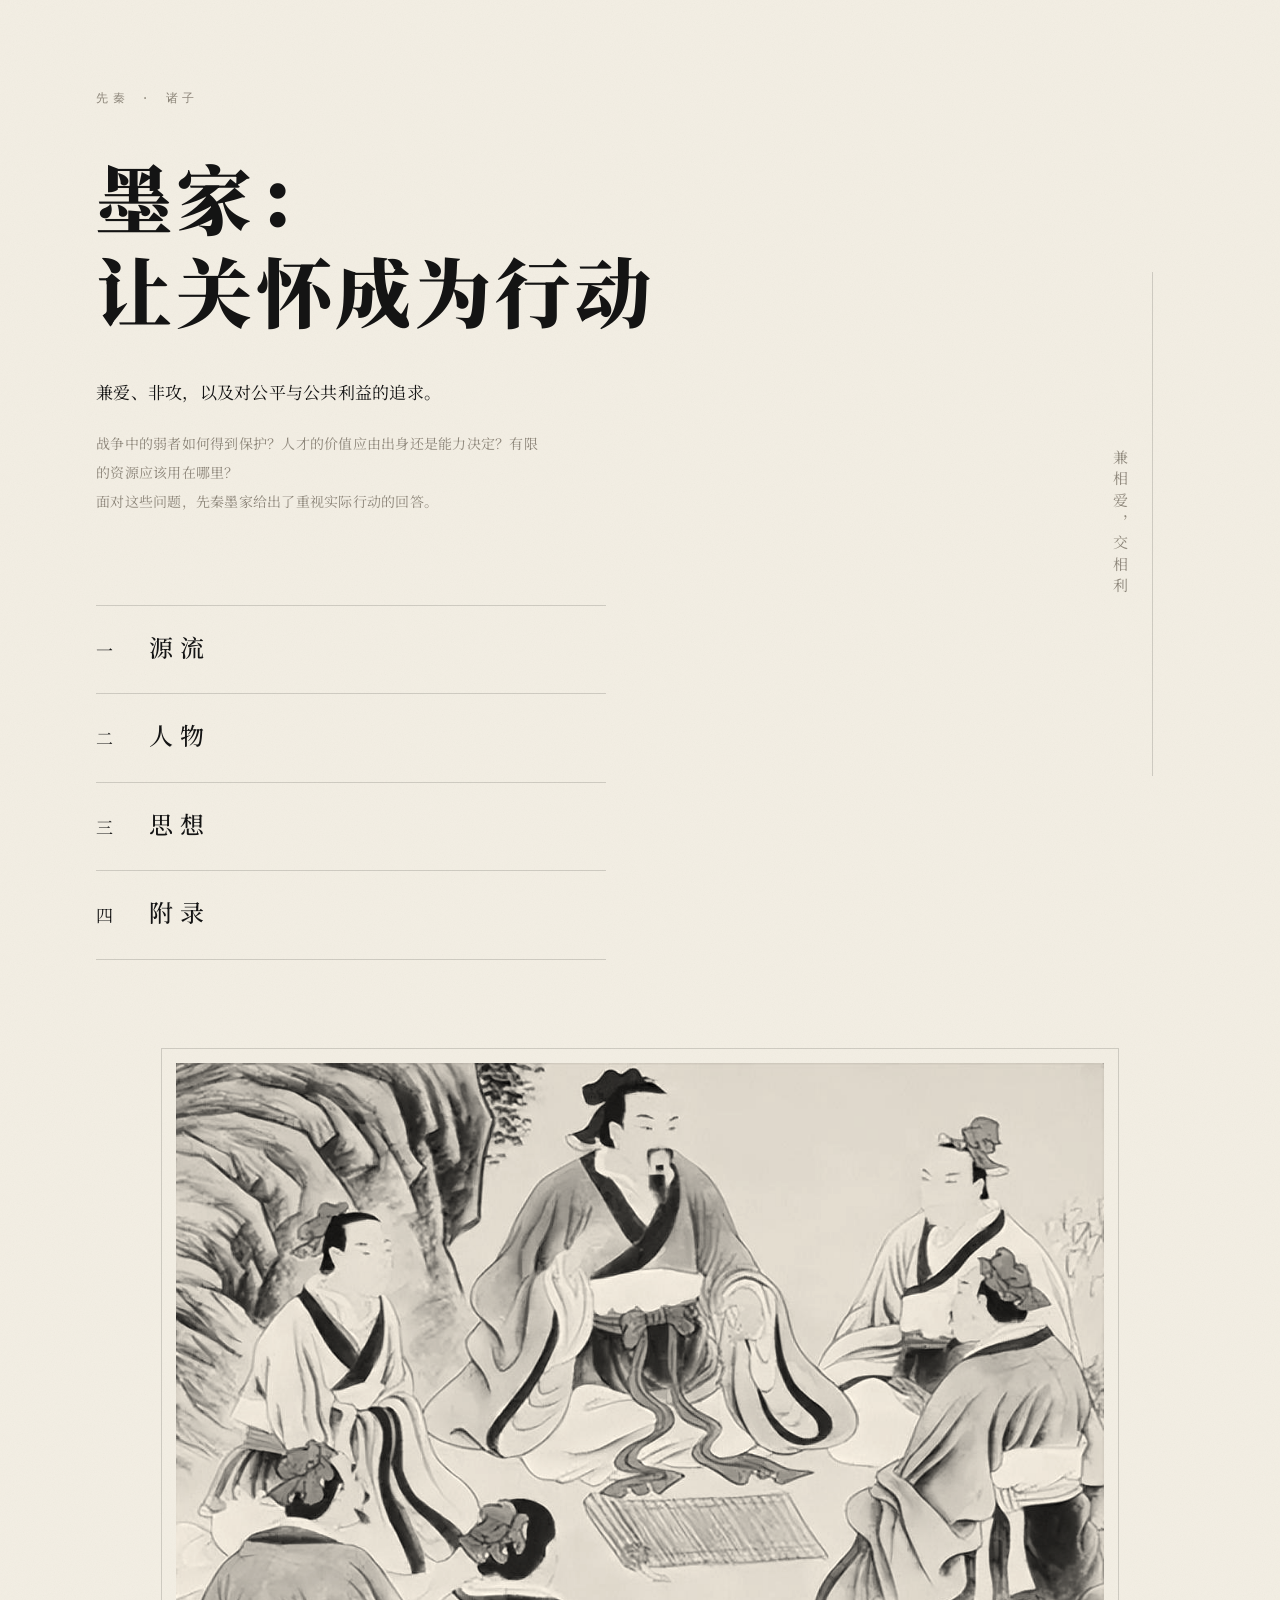
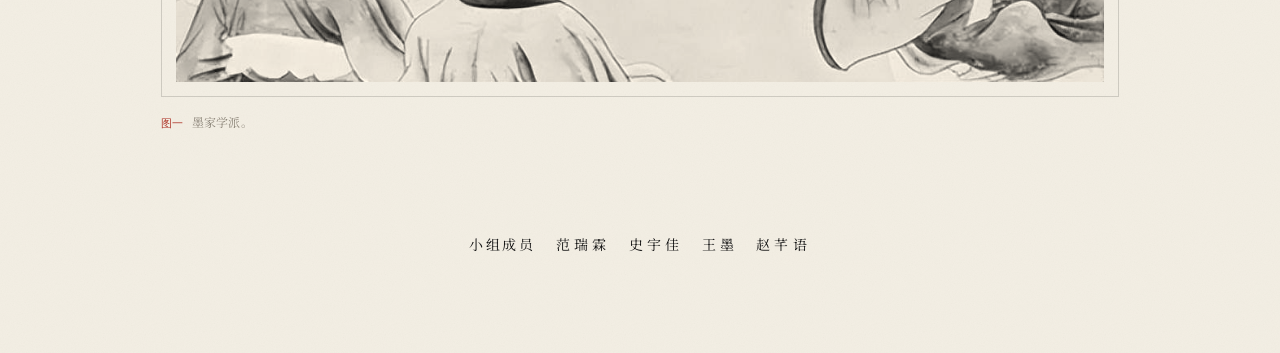
<file: index.html>
<!DOCTYPE html>
<html lang="zh-CN">
<head>
  <meta charset="UTF-8">
  <meta name="viewport" content="width=device-width, initial-scale=1.0">
  <title>墨家：让关怀成为行动</title>
  <link rel="preconnect" href="https://fonts.googleapis.com">
  <link rel="preconnect" href="https://fonts.gstatic.com" crossorigin>
  <link href="https://fonts.googleapis.com/css2?family=Noto+Serif+SC:wght@300;400;500;600;700;900&display=swap" rel="stylesheet">
  <link rel="stylesheet" href="css/style.css">
</head>
<body class="page-home">
  <main class="home">
    <div class="home-left">
      <div class="home-kicker">先秦 · 诸子</div>
      <h1 class="home-title">墨家：<br>让关怀成为行动</h1>
      <p class="home-sub">兼爱、非攻，以及对公平与公共利益的追求。</p>
      <p class="home-questions">
        战争中的弱者如何得到保护？人才的价值应由出身还是能力决定？有限的资源应该用在哪里？<br>
        面对这些问题，先秦墨家给出了重视实际行动的回答。
      </p>
      <nav class="home-nav" aria-label="目录">
        <a href="yuanliu.html"><span class="sec-no">一</span><span class="sec-title">源流</span></a>
        <a href="renwu.html"><span class="sec-no">二</span><span class="sec-title">人物</span></a>
        <a href="sixiang.html"><span class="sec-no">三</span><span class="sec-title">思想</span></a>
        <a href="fulu.html"><span class="sec-no">四</span><span class="sec-title">附录</span></a>
      </nav>
    </div>
    <div class="home-right" aria-hidden="true">
      <span class="vertical-text">兼相爱，交相利</span>
      <span class="vertical-line"></span>
    </div>
  </main>

  <figure class="fig fig--home">
    <div class="fig-frame"><img src="img/heying.jpg" alt="墨家学派想象图"></div>
    <figcaption><span class="fig-no">图一</span>墨家学派。</figcaption>
  </figure>

  <footer class="site-credits">
    <span class="credits-label">小组成员</span>
    <span class="credits-names">范瑞霖&emsp;史宇佳&emsp;王墨&emsp;赵芊语</span>
  </footer>
  <script src="js/main.js"></script>
</body>
</html>
</file>
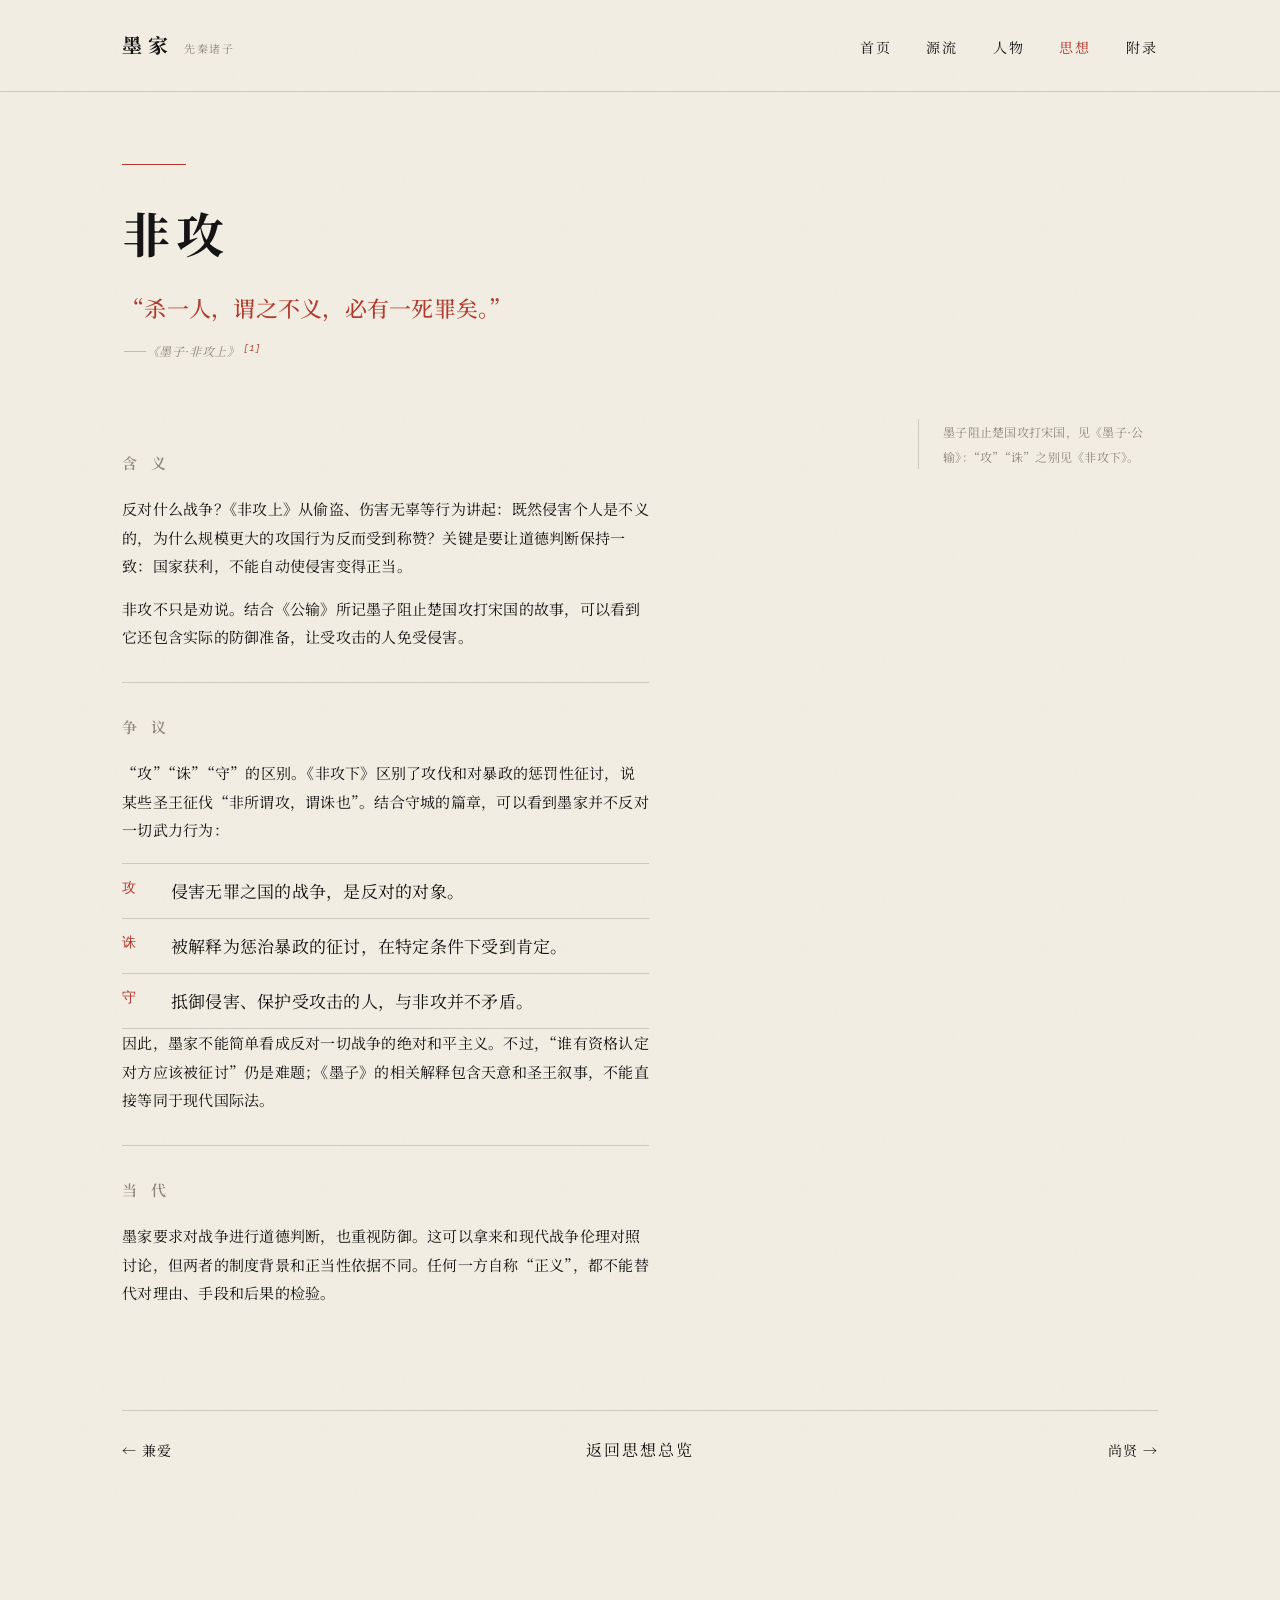
<file: feigong.html>
<!DOCTYPE html>
<html lang="zh-CN">
<head>
  <meta charset="UTF-8">
  <meta name="viewport" content="width=device-width, initial-scale=1.0">
  <title>非攻 · 墨家</title>
  <link rel="preconnect" href="https://fonts.googleapis.com">
  <link rel="preconnect" href="https://fonts.gstatic.com" crossorigin>
  <link href="https://fonts.googleapis.com/css2?family=Noto+Serif+SC:wght@300;400;500;600;700;900&display=swap" rel="stylesheet">
  <link rel="stylesheet" href="css/style.css">
</head>
<body>
  <header class="site-head">
    <div class="site-head-inner">
      <a class="wordmark" href="index.html">墨家<span class="sub">先秦诸子</span></a>
      <nav class="site-nav">
        <a href="index.html">首页</a>
        <a href="yuanliu.html">源流</a>
        <a href="renwu.html">人物</a>
        <a href="sixiang.html" class="current">思想</a>
        <a href="fulu.html">附录</a>
      </nav>
    </div>
  </header>

  <main class="page">
    <div class="thought-head">
      <div class="verm-rule"></div>
      <h1 class="thought-title">非攻</h1>
      <blockquote class="thought-quote">“杀一人，谓之不义，必有一死罪矣。”<cite>——《墨子·非攻上》<a class="src" href="fulu.html#ref-1">[1]</a></cite></blockquote>
    </div>

    <div class="thought-grid">
      <div class="thought-body">
        <section>
          <h2>含 义</h2>
          <p>反对什么战争？《非攻上》从偷盗、伤害无辜等行为讲起：既然侵害个人是不义的，为什么规模更大的攻国行为反而受到称赞？关键是要让道德判断保持一致：国家获利，不能自动使侵害变得正当。</p>
          <p>非攻不只是劝说。结合《公输》所记墨子阻止楚国攻打宋国的故事，可以看到它还包含实际的防御准备，让受攻击的人免受侵害。</p>
        </section>
        <section>
          <h2>争 议</h2>
          <p>“攻”“诛”“守”的区别。《非攻下》区别了攻伐和对暴政的惩罚性征讨，说某些圣王征伐“非所谓攻，谓诛也”。结合守城的篇章，可以看到墨家并不反对一切武力行为：</p>
          <ul class="triple">
            <li><span class="term">攻</span><span>侵害无罪之国的战争，是反对的对象。</span></li>
            <li><span class="term">诛</span><span>被解释为惩治暴政的征讨，在特定条件下受到肯定。</span></li>
            <li><span class="term">守</span><span>抵御侵害、保护受攻击的人，与非攻并不矛盾。</span></li>
          </ul>
          <p>因此，墨家不能简单看成反对一切战争的绝对和平主义。不过，“谁有资格认定对方应该被征讨”仍是难题；《墨子》的相关解释包含天意和圣王叙事，不能直接等同于现代国际法。</p>
        </section>
        <section>
          <h2 id="dangdai">当 代</h2>
          <p>墨家要求对战争进行道德判断，也重视防御。这可以拿来和现代战争伦理对照讨论，但两者的制度背景和正当性依据不同。任何一方自称“正义”，都不能替代对理由、手段和后果的检验。</p>
        </section>
      </div>
      <aside class="thought-note">墨子阻止楚国攻打宋国，见《墨子·公输》：“攻”“诛”之别见《非攻下》。</aside>
    </div>

    <footer class="thought-nav">
      <a class="tn-prev" href="jianai.html">← 兼爱</a>
      <a class="tn-back" href="sixiang.html">返回思想总览</a>
      <a class="tn-next" href="shangxian.html">尚贤 →</a>
    </footer>
  </main>
  <script src="js/main.js"></script>
</body>
</html>
</file>
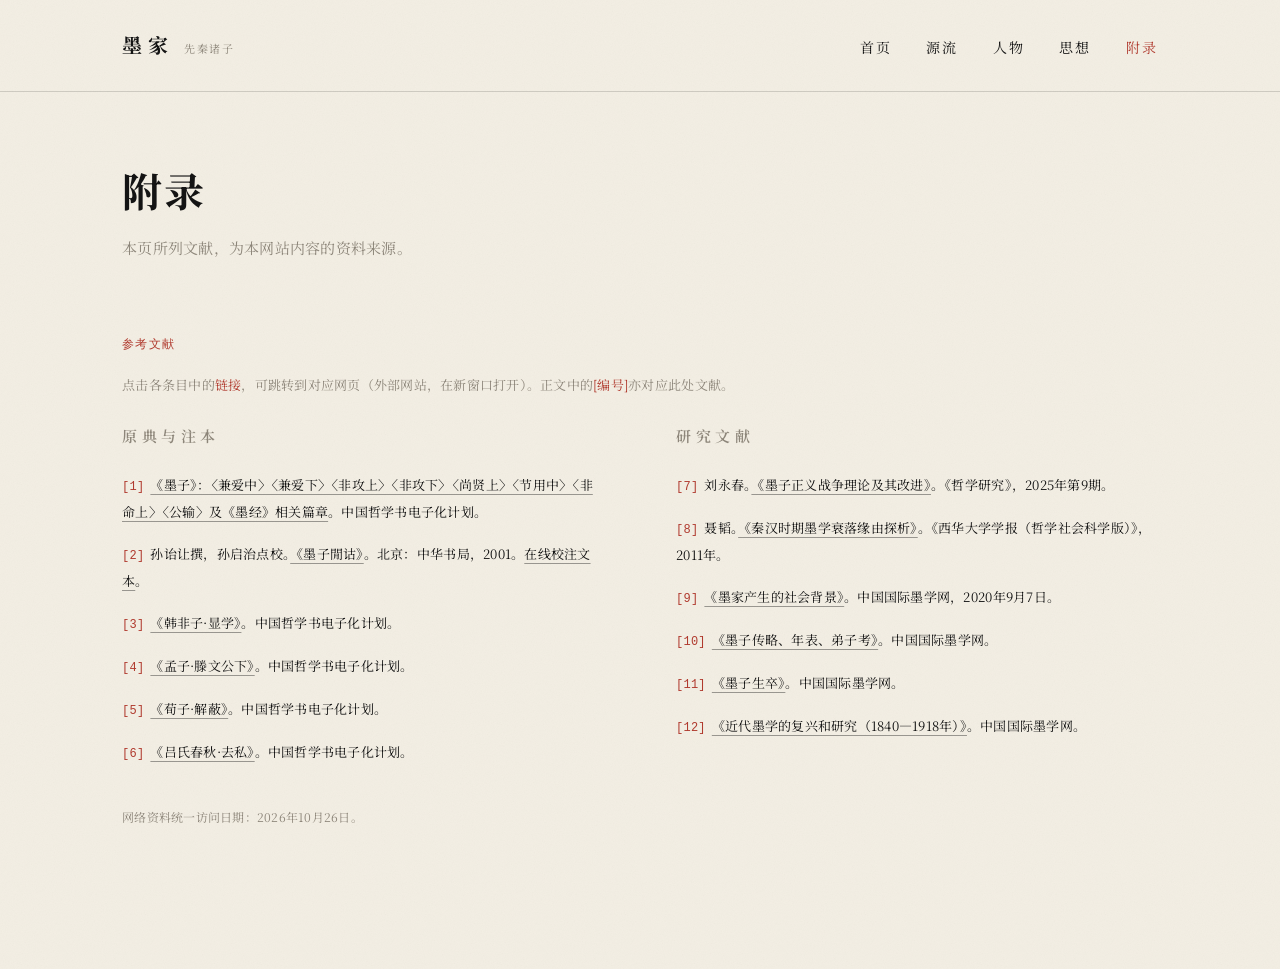
<file: fulu.html>
<!DOCTYPE html>
<html lang="zh-CN">
<head>
  <meta charset="UTF-8">
  <meta name="viewport" content="width=device-width, initial-scale=1.0">
  <title>附录 · 墨家</title>
  <link rel="preconnect" href="https://fonts.googleapis.com">
  <link rel="preconnect" href="https://fonts.gstatic.com" crossorigin>
  <link href="https://fonts.googleapis.com/css2?family=Noto+Serif+SC:wght@300;400;500;600;700;900&display=swap" rel="stylesheet">
  <link rel="stylesheet" href="css/style.css">
</head>
<body>
  <header class="site-head">
    <div class="site-head-inner">
      <a class="wordmark" href="index.html">墨家<span class="sub">先秦诸子</span></a>
      <nav class="site-nav">
        <a href="index.html">首页</a>
        <a href="yuanliu.html">源流</a>
        <a href="renwu.html">人物</a>
        <a href="sixiang.html">思想</a>
        <a href="fulu.html" class="current">附录</a>
      </nav>
    </div>
  </header>

  <main class="page">
    <h1 class="page-title">附录</h1>
    <p class="page-lead">本页所列文献，为本网站内容的资料来源。</p>

    <section class="page-section">
      <div class="section-no">参考文献</div>
      <p class="ref-hint">点击各条目中的<span class="accent">链接</span>，可跳转到对应网页（外部网站，在新窗口打开）。正文中的<span class="accent">[编号]</span>亦对应此处文献。</p>
      <div class="ref-grid">
        <div class="ref-col">
          <h3>原典与注本</h3>
          <ol>
            <li id="ref-1"><span class="no">[1]</span><a href="https://ctext.org/mozi" target="_blank" rel="noopener noreferrer">《墨子》：〈兼爱中〉〈兼爱下〉〈非攻上〉〈非攻下〉〈尚贤上〉〈节用中〉〈非命上〉〈公输〉及《墨经》相关篇章</a>。中国哲学书电子化计划。</li>
            <li id="ref-2"><span class="no">[2]</span>孙诒让撰，孙启治点校。<a href="https://opac.uibe.edu.cn/opac/book/a54bc65096e6e29667ba762c6a7d6bd9" target="_blank" rel="noopener noreferrer">《墨子閒诂》</a>。北京：中华书局，2001。<a href="https://ctext.org/mozi-jiangu/jing-xia" target="_blank" rel="noopener noreferrer">在线校注文本</a>。</li>
            <li id="ref-3"><span class="no">[3]</span><a href="https://ctext.org/hanfeizi/xian-xue" target="_blank" rel="noopener noreferrer">《韩非子·显学》</a>。中国哲学书电子化计划。</li>
            <li id="ref-4"><span class="no">[4]</span><a href="https://ctext.org/mengzi/teng-wen-gong-ii" target="_blank" rel="noopener noreferrer">《孟子·滕文公下》</a>。中国哲学书电子化计划。</li>
            <li id="ref-5"><span class="no">[5]</span><a href="https://ctext.org/xunzi/jie-bi" target="_blank" rel="noopener noreferrer">《荀子·解蔽》</a>。中国哲学书电子化计划。</li>
            <li id="ref-6"><span class="no">[6]</span><a href="https://ctext.org/lv-shi-chun-qiu/qu-si/zhs" target="_blank" rel="noopener noreferrer">《吕氏春秋·去私》</a>。中国哲学书电子化计划。</li>
          </ol>
        </div>
        <div class="ref-col">
          <h3>研究文献</h3>
          <ol>
            <li id="ref-7"><span class="no">[7]</span>刘永春。<a href="https://mcrc.hunnu.edu.cn/info/1998/2507.htm" target="_blank" rel="noopener noreferrer">《墨子正义战争理论及其改进》</a>。《哲学研究》，2025年第9期。</li>
            <li id="ref-8"><span class="no">[8]</span>聂韬。<a href="https://aj.xhu.edu.cn/xhdxxbzskb/cn/article/pdf/preview/10.19642/j.issn.1672-8505.2011.06.011.pdf" target="_blank" rel="noopener noreferrer">《秦汉时期墨学衰落缘由探析》</a>。《西华大学学报（哲学社会科学版）》，2011年。</li>
            <li id="ref-9"><span class="no">[9]</span><a href="https://chinamoxue.uzz.edu.cn/info/1003/1025.htm" target="_blank" rel="noopener noreferrer">《墨家产生的社会背景》</a>。中国国际墨学网，2020年9月7日。</li>
            <li id="ref-10"><span class="no">[10]</span><a href="https://chinamoxue.uzz.edu.cn/info/1003/1023.htm" target="_blank" rel="noopener noreferrer">《墨子传略、年表、弟子考》</a>。中国国际墨学网。</li>
            <li id="ref-11"><span class="no">[11]</span><a href="https://chinamoxue.uzz.edu.cn/info/1003/1021.htm" target="_blank" rel="noopener noreferrer">《墨子生卒》</a>。中国国际墨学网。</li>
            <li id="ref-12"><span class="no">[12]</span><a href="https://chinamoxue.uzz.edu.cn/info/1010/1016.htm" target="_blank" rel="noopener noreferrer">《近代墨学的复兴和研究（1840—1918年）》</a>。中国国际墨学网。</li>
          </ol>
        </div>
      </div>
      <p class="ref-date">网络资料统一访问日期：2026年10月26日。</p>
    </section>
  </main>

  <script src="js/main.js"></script>
</body>
</html>
</file>
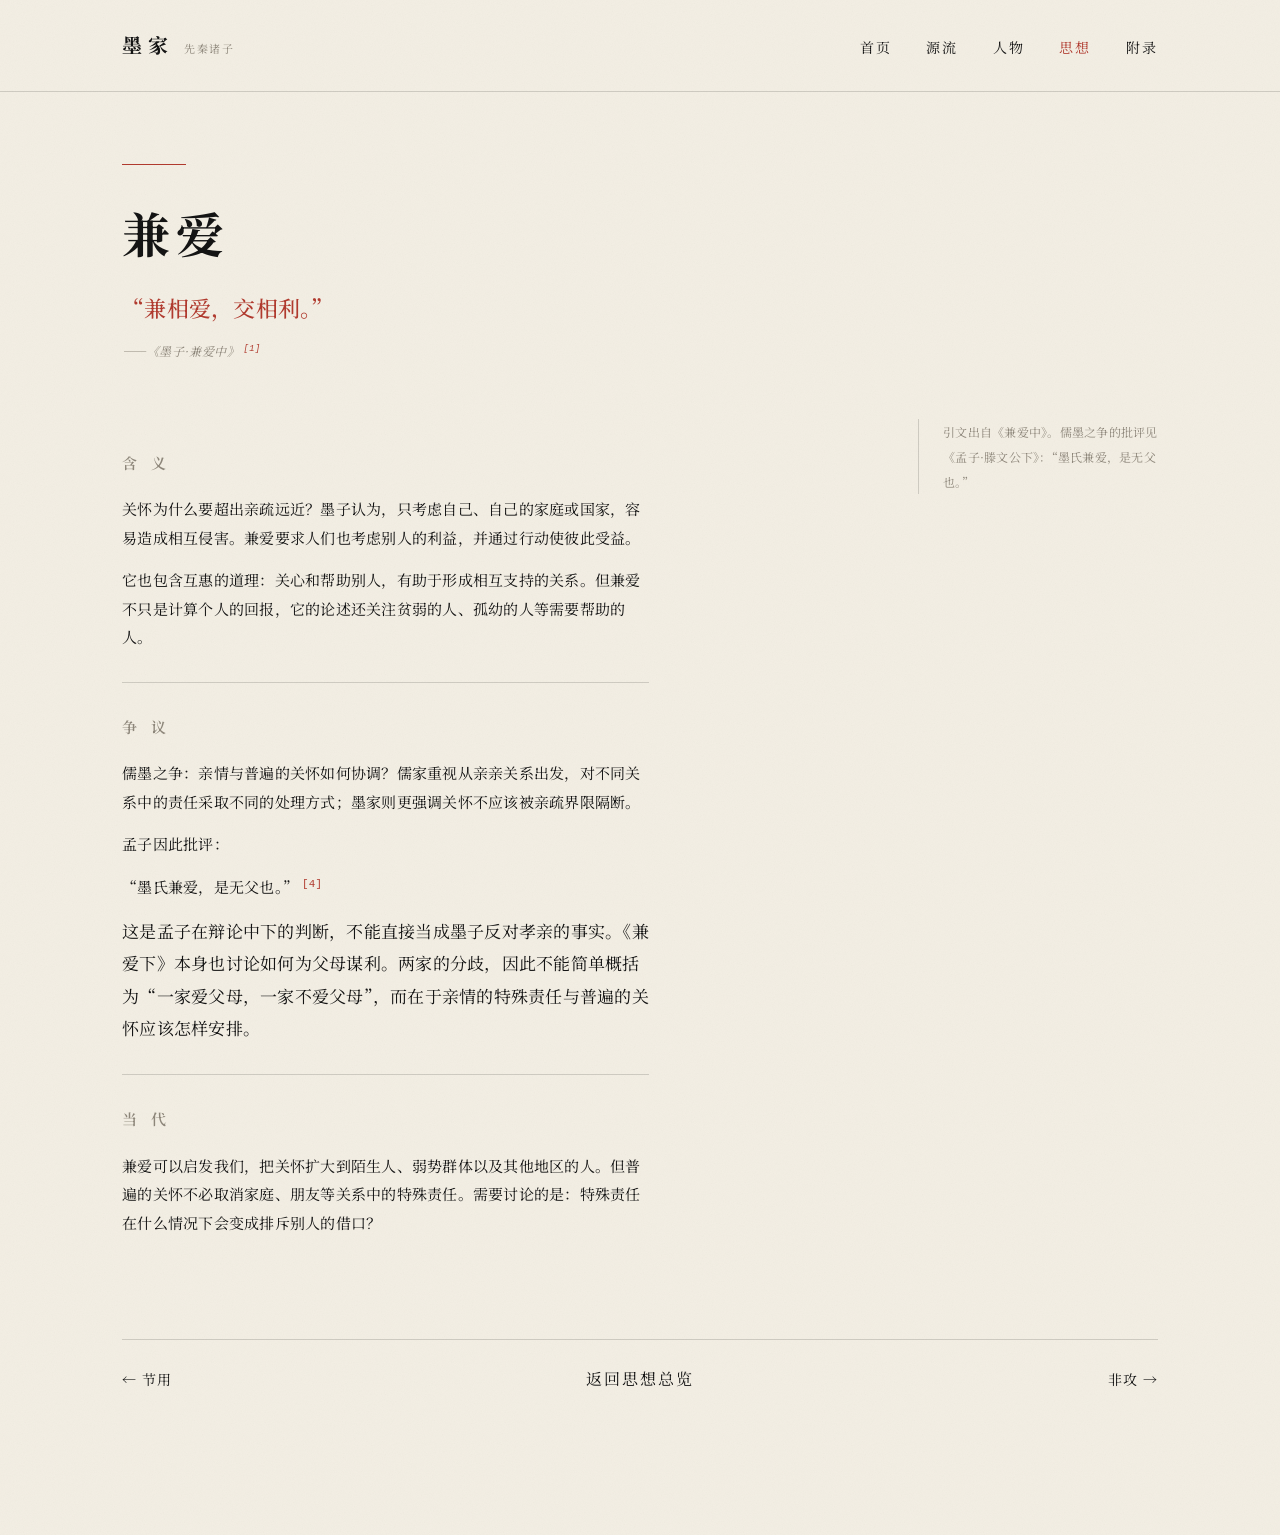
<file: jianai.html>
<!DOCTYPE html>
<html lang="zh-CN">
<head>
  <meta charset="UTF-8">
  <meta name="viewport" content="width=device-width, initial-scale=1.0">
  <title>兼爱 · 墨家</title>
  <link rel="preconnect" href="https://fonts.googleapis.com">
  <link rel="preconnect" href="https://fonts.gstatic.com" crossorigin>
  <link href="https://fonts.googleapis.com/css2?family=Noto+Serif+SC:wght@300;400;500;600;700;900&display=swap" rel="stylesheet">
  <link rel="stylesheet" href="css/style.css">
</head>
<body>
  <header class="site-head">
    <div class="site-head-inner">
      <a class="wordmark" href="index.html">墨家<span class="sub">先秦诸子</span></a>
      <nav class="site-nav">
        <a href="index.html">首页</a>
        <a href="yuanliu.html">源流</a>
        <a href="renwu.html">人物</a>
        <a href="sixiang.html" class="current">思想</a>
        <a href="fulu.html">附录</a>
      </nav>
    </div>
  </header>

  <main class="page">
    <div class="thought-head">
      <div class="verm-rule"></div>
      <h1 class="thought-title">兼爱</h1>
      <blockquote class="thought-quote">“兼相爱，交相利。”<cite>——《墨子·兼爱中》<a class="src" href="fulu.html#ref-1">[1]</a></cite></blockquote>
    </div>

    <div class="thought-grid">
      <div class="thought-body">
        <section>
          <h2>含 义</h2>
          <p>关怀为什么要超出亲疏远近？墨子认为，只考虑自己、自己的家庭或国家，容易造成相互侵害。兼爱要求人们也考虑别人的利益，并通过行动使彼此受益。</p>
          <p>它也包含互惠的道理：关心和帮助别人，有助于形成相互支持的关系。但兼爱不只是计算个人的回报，它的论述还关注贫弱的人、孤幼的人等需要帮助的人。</p>
        </section>
        <section>
          <h2>争 议</h2>
          <p>儒墨之争：亲情与普遍的关怀如何协调？儒家重视从亲亲关系出发，对不同关系中的责任采取不同的处理方式；墨家则更强调关怀不应该被亲疏界限隔断。</p>
          <p>孟子因此批评：<blockquote>“墨氏兼爱，是无父也。”<a class="src" href="fulu.html#ref-4">[4]</a></blockquote>这是孟子在辩论中下的判断，不能直接当成墨子反对孝亲的事实。《兼爱下》本身也讨论如何为父母谋利。两家的分歧，因此不能简单概括为“一家爱父母，一家不爱父母”，而在于亲情的特殊责任与普遍的关怀应该怎样安排。</p>
        </section>
        <section>
          <h2 id="dangdai">当 代</h2>
          <p>兼爱可以启发我们，把关怀扩大到陌生人、弱势群体以及其他地区的人。但普遍的关怀不必取消家庭、朋友等关系中的特殊责任。需要讨论的是：特殊责任在什么情况下会变成排斥别人的借口？</p>
        </section>
      </div>
      <aside class="thought-note">引文出自《兼爱中》。儒墨之争的批评见《孟子·滕文公下》：“墨氏兼爱，是无父也。”</aside>
    </div>

    <footer class="thought-nav">
      <a class="tn-prev" href="jieyong.html">← 节用</a>
      <a class="tn-back" href="sixiang.html">返回思想总览</a>
      <a class="tn-next" href="feigong.html">非攻 →</a>
    </footer>
  </main>
  <script src="js/main.js"></script>
</body>
</html>
</file>
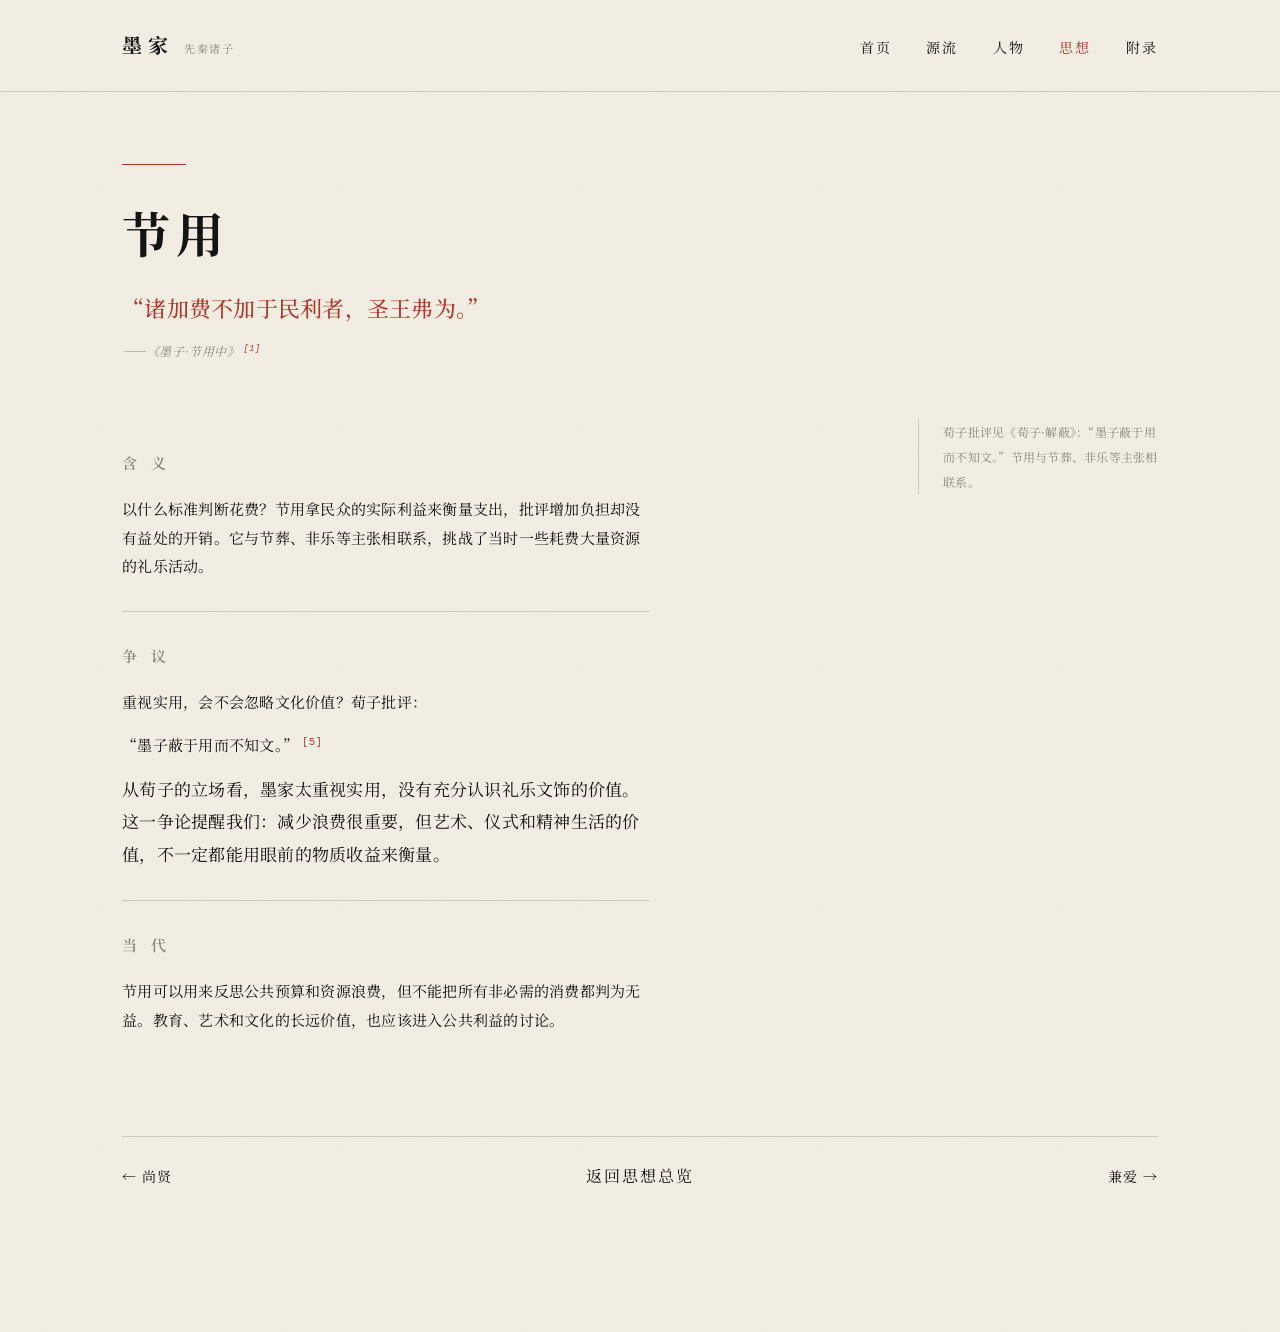
<file: jieyong.html>
<!DOCTYPE html>
<html lang="zh-CN">
<head>
  <meta charset="UTF-8">
  <meta name="viewport" content="width=device-width, initial-scale=1.0">
  <title>节用 · 墨家</title>
  <link rel="preconnect" href="https://fonts.googleapis.com">
  <link rel="preconnect" href="https://fonts.gstatic.com" crossorigin>
  <link href="https://fonts.googleapis.com/css2?family=Noto+Serif+SC:wght@300;400;500;600;700;900&display=swap" rel="stylesheet">
  <link rel="stylesheet" href="css/style.css">
</head>
<body>
  <header class="site-head">
    <div class="site-head-inner">
      <a class="wordmark" href="index.html">墨家<span class="sub">先秦诸子</span></a>
      <nav class="site-nav">
        <a href="index.html">首页</a>
        <a href="yuanliu.html">源流</a>
        <a href="renwu.html">人物</a>
        <a href="sixiang.html" class="current">思想</a>
        <a href="fulu.html">附录</a>
      </nav>
    </div>
  </header>

  <main class="page">
    <div class="thought-head">
      <div class="verm-rule"></div>
      <h1 class="thought-title">节用</h1>
      <blockquote class="thought-quote">“诸加费不加于民利者，圣王弗为。”<cite>——《墨子·节用中》<a class="src" href="fulu.html#ref-1">[1]</a></cite></blockquote>
    </div>

    <div class="thought-grid">
      <div class="thought-body">
        <section>
          <h2>含 义</h2>
          <p>以什么标准判断花费？节用拿民众的实际利益来衡量支出，批评增加负担却没有益处的开销。它与节葬、非乐等主张相联系，挑战了当时一些耗费大量资源的礼乐活动。</p>
        </section>
        <section>
          <h2>争 议</h2>
          <p>重视实用，会不会忽略文化价值？荀子批评：<blockquote>“墨子蔽于用而不知文。”<a class="src" href="fulu.html#ref-5">[5]</a></blockquote>从荀子的立场看，墨家太重视实用，没有充分认识礼乐文饰的价值。这一争论提醒我们：减少浪费很重要，但艺术、仪式和精神生活的价值，不一定都能用眼前的物质收益来衡量。</p>
        </section>
        <section>
          <h2 id="dangdai">当 代</h2>
          <p>节用可以用来反思公共预算和资源浪费，但不能把所有非必需的消费都判为无益。教育、艺术和文化的长远价值，也应该进入公共利益的讨论。</p>
        </section>
      </div>
      <aside class="thought-note">荀子批评见《荀子·解蔽》：“墨子蔽于用而不知文。”节用与节葬、非乐等主张相联系。</aside>
    </div>

    <footer class="thought-nav">
      <a class="tn-prev" href="shangxian.html">← 尚贤</a>
      <a class="tn-back" href="sixiang.html">返回思想总览</a>
      <a class="tn-next" href="jianai.html">兼爱 →</a>
    </footer>
  </main>
  <script src="js/main.js"></script>
</body>
</html>
</file>
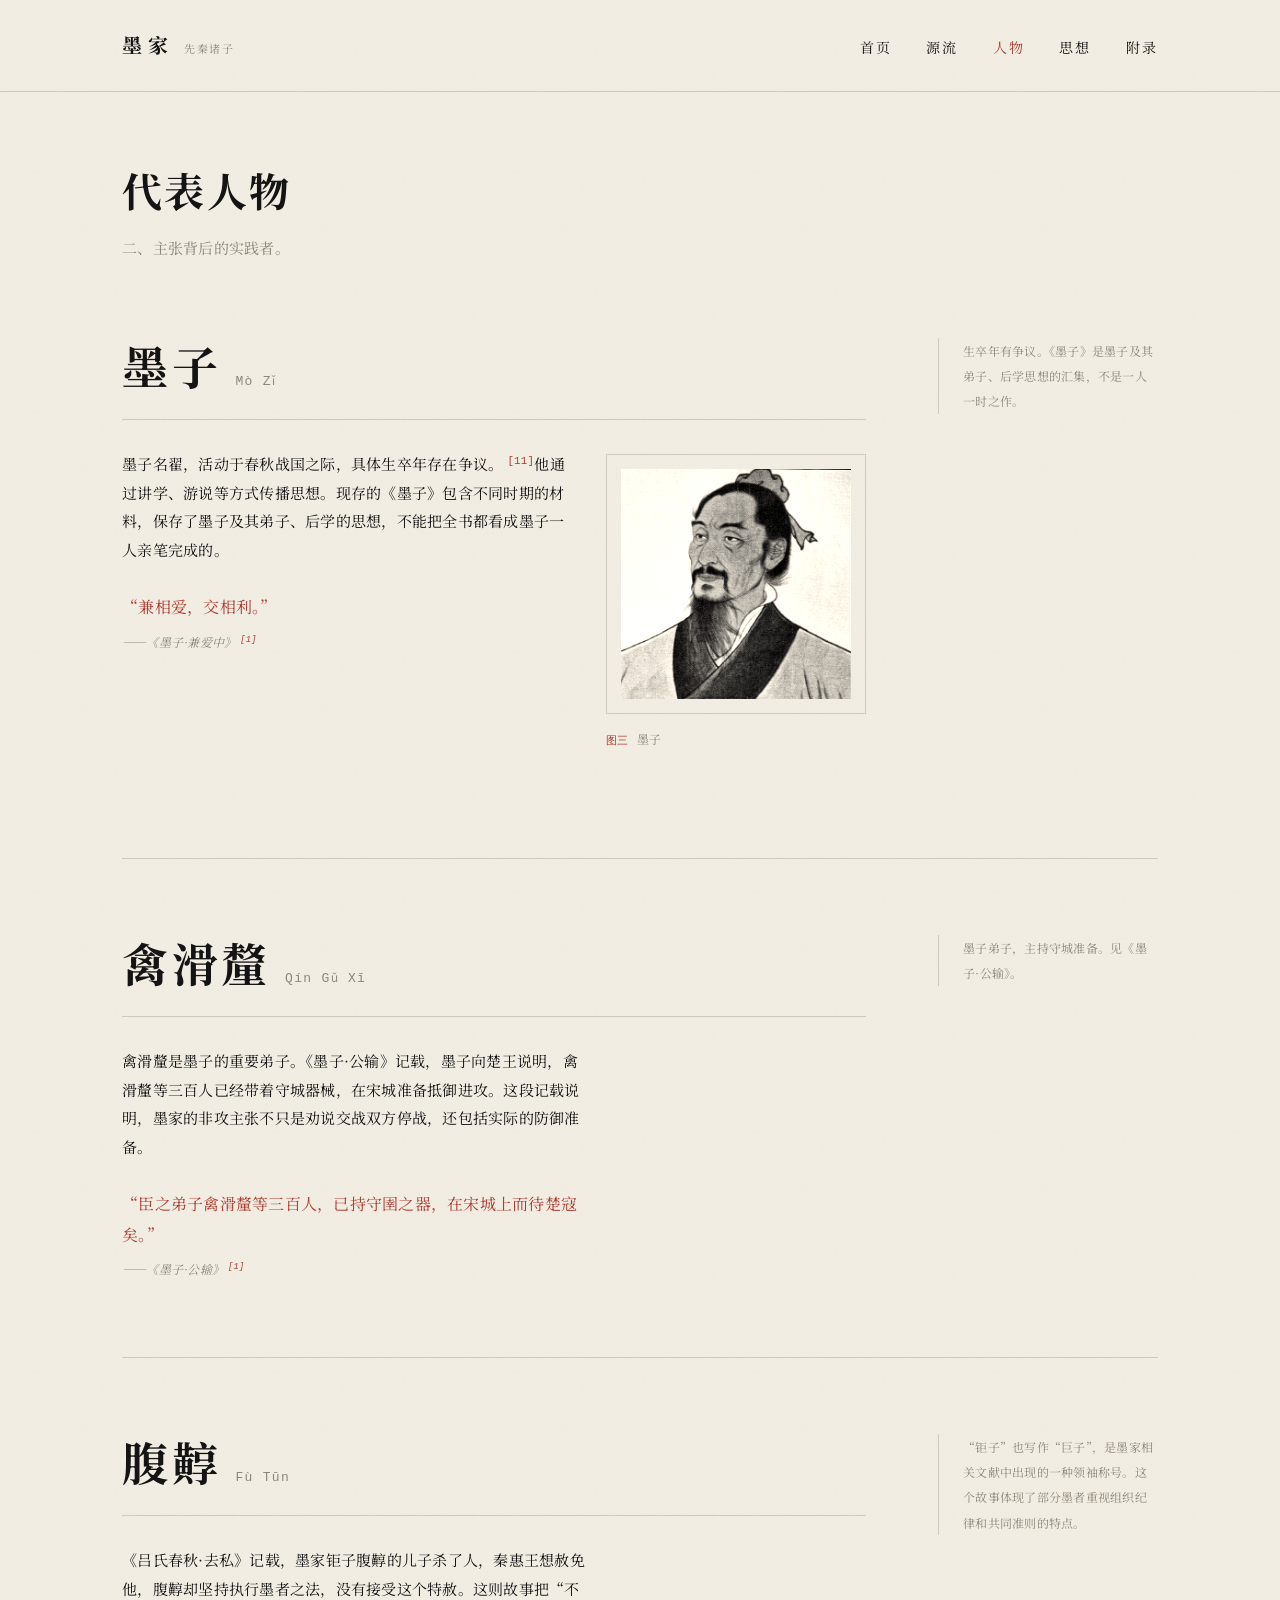
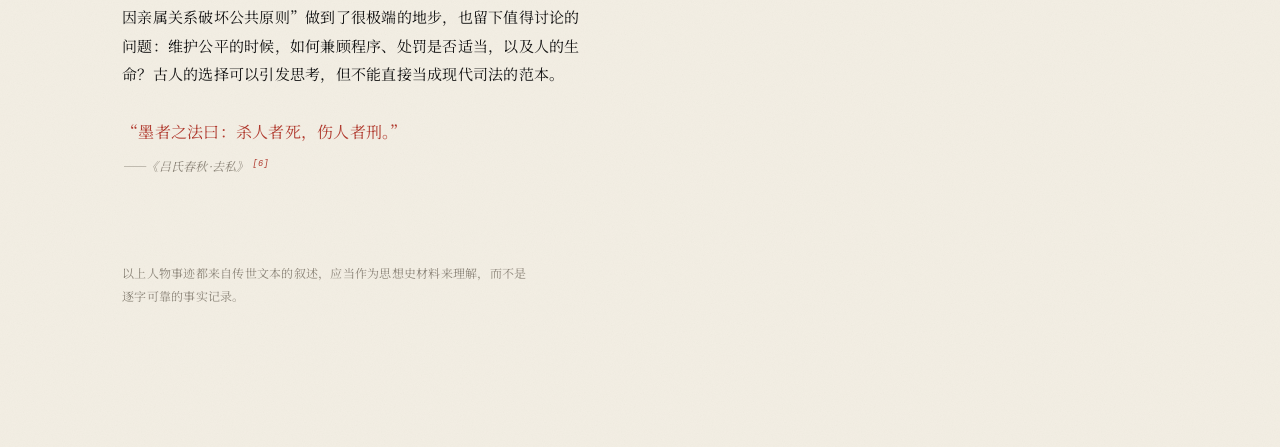
<file: renwu.html>
<!DOCTYPE html>
<html lang="zh-CN">
<head>
  <meta charset="UTF-8">
  <meta name="viewport" content="width=device-width, initial-scale=1.0">
  <title>代表人物 · 墨家</title>
  <link rel="preconnect" href="https://fonts.googleapis.com">
  <link rel="preconnect" href="https://fonts.gstatic.com" crossorigin>
  <link href="https://fonts.googleapis.com/css2?family=Noto+Serif+SC:wght@300;400;500;600;700;900&display=swap" rel="stylesheet">
  <link rel="stylesheet" href="css/style.css">
</head>
<body>
  <header class="site-head">
    <div class="site-head-inner">
      <a class="wordmark" href="index.html">墨家<span class="sub">先秦诸子</span></a>
      <nav class="site-nav">
        <a href="index.html">首页</a>
        <a href="yuanliu.html">源流</a>
        <a href="renwu.html" class="current">人物</a>
        <a href="sixiang.html">思想</a>
        <a href="fulu.html">附录</a>
      </nav>
    </div>
  </header>

  <main class="page">
    <h1 class="page-title">代表人物</h1>
    <p class="page-lead">二、主张背后的实践者。</p>

    <article class="person">
      <div class="person-main">
        <h2 class="person-name">墨子<span class="pinyin">Mò Zǐ</span></h2>
        <hr class="hairline">
        <figure class="fig fig--person">
          <div class="fig-frame"><img src="img/mozi.jpg" alt="墨子示意画像"></div>
          <figcaption><span class="fig-no">图三</span>墨子</figcaption>
        </figure>
        <div class="person-body">
          <p>墨子名翟，活动于春秋战国之际，具体生卒年存在争议。<a class="src" href="fulu.html#ref-11">[11]</a>他通过讲学、游说等方式传播思想。现存的《墨子》包含不同时期的材料，保存了墨子及其弟子、后学的思想，不能把全书都看成墨子一人亲笔完成的。</p>
          <blockquote>“兼相爱，交相利。”<cite>——《墨子·兼爱中》<a class="src" href="fulu.html#ref-1">[1]</a></cite></blockquote>
        </div>
      </div>
      <aside class="person-note">生卒年有争议。《墨子》是墨子及其弟子、后学思想的汇集，不是一人一时之作。</aside>
    </article>

    <article class="person">
      <div class="person-main">
        <h2 class="person-name">禽滑釐<span class="pinyin">Qín Gǔ Xī</span></h2>
        <hr class="hairline">
        <div class="person-body">
          <p>禽滑釐是墨子的重要弟子。《墨子·公输》记载，墨子向楚王说明，禽滑釐等三百人已经带着守城器械，在宋城准备抵御进攻。这段记载说明，墨家的非攻主张不只是劝说交战双方停战，还包括实际的防御准备。</p>
          <blockquote>“臣之弟子禽滑釐等三百人，已持守圉之器，在宋城上而待楚寇矣。”<cite>——《墨子·公输》<a class="src" href="fulu.html#ref-1">[1]</a></cite></blockquote>
        </div>
      </div>
      <aside class="person-note">墨子弟子，主持守城准备。见《墨子·公输》。</aside>
    </article>

    <article class="person">
      <div class="person-main">
        <h2 class="person-name">腹䵍<span class="pinyin">Fù Tūn</span></h2>
        <hr class="hairline">
        <div class="person-body">
          <p>《吕氏春秋·去私》记载，墨家钜子腹䵍的儿子杀了人，秦惠王想赦免他，腹䵍却坚持执行墨者之法，没有接受这个特赦。这则故事把“不因亲属关系破坏公共原则”做到了很极端的地步，也留下值得讨论的问题：维护公平的时候，如何兼顾程序、处罚是否适当，以及人的生命？古人的选择可以引发思考，但不能直接当成现代司法的范本。</p>
          <blockquote>“墨者之法曰：杀人者死，伤人者刑。”<cite>——《吕氏春秋·去私》<a class="src" href="fulu.html#ref-6">[6]</a></cite></blockquote>
        </div>
      </div>
      <aside class="person-note">“钜子”也写作“巨子”，是墨家相关文献中出现的一种领袖称号。这个故事体现了部分墨者重视组织纪律和共同准则的特点。</aside>
    </article>

    <p class="person-foot">以上人物事迹都来自传世文本的叙述，应当作为思想史材料来理解，而不是逐字可靠的事实记录。</p>
  </main>
  <script src="js/main.js"></script>
</body>
</html>
</file>
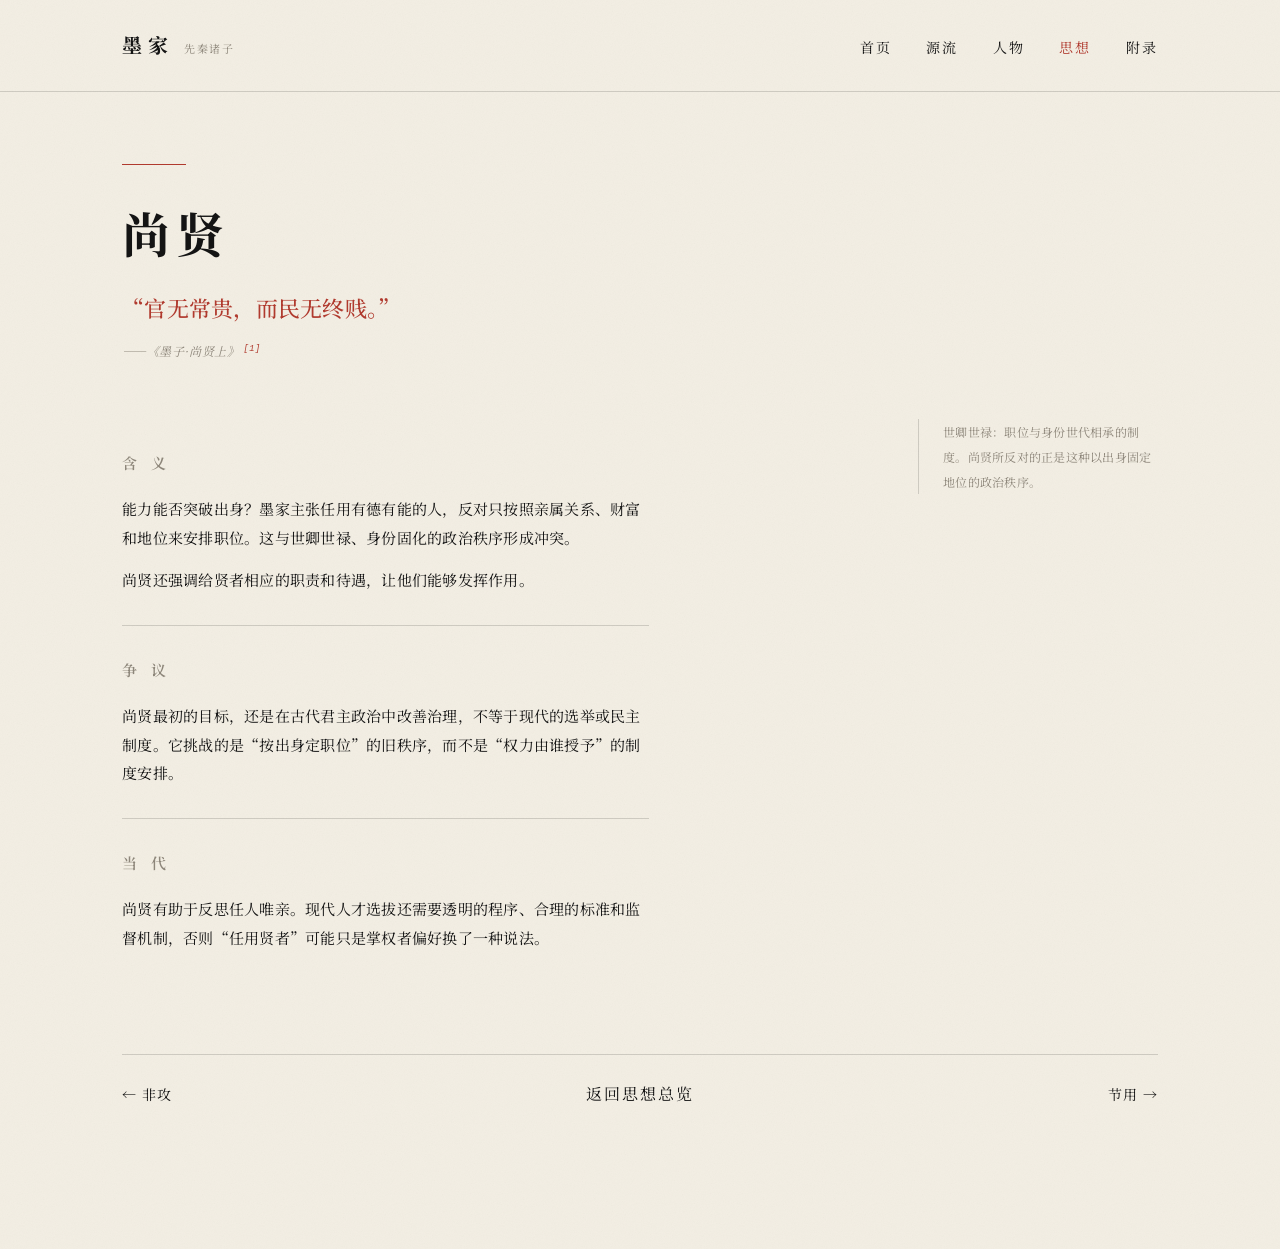
<file: shangxian.html>
<!DOCTYPE html>
<html lang="zh-CN">
<head>
  <meta charset="UTF-8">
  <meta name="viewport" content="width=device-width, initial-scale=1.0">
  <title>尚贤 · 墨家</title>
  <link rel="preconnect" href="https://fonts.googleapis.com">
  <link rel="preconnect" href="https://fonts.gstatic.com" crossorigin>
  <link href="https://fonts.googleapis.com/css2?family=Noto+Serif+SC:wght@300;400;500;600;700;900&display=swap" rel="stylesheet">
  <link rel="stylesheet" href="css/style.css">
</head>
<body>
  <header class="site-head">
    <div class="site-head-inner">
      <a class="wordmark" href="index.html">墨家<span class="sub">先秦诸子</span></a>
      <nav class="site-nav">
        <a href="index.html">首页</a>
        <a href="yuanliu.html">源流</a>
        <a href="renwu.html">人物</a>
        <a href="sixiang.html" class="current">思想</a>
        <a href="fulu.html">附录</a>
      </nav>
    </div>
  </header>

  <main class="page">
    <div class="thought-head">
      <div class="verm-rule"></div>
      <h1 class="thought-title">尚贤</h1>
      <blockquote class="thought-quote">“官无常贵，而民无终贱。”<cite>——《墨子·尚贤上》<a class="src" href="fulu.html#ref-1">[1]</a></cite></blockquote>
    </div>

    <div class="thought-grid">
      <div class="thought-body">
        <section>
          <h2>含 义</h2>
          <p>能力能否突破出身？墨家主张任用有德有能的人，反对只按照亲属关系、财富和地位来安排职位。这与世卿世禄、身份固化的政治秩序形成冲突。</p>
          <p>尚贤还强调给贤者相应的职责和待遇，让他们能够发挥作用。</p>
        </section>
        <section>
          <h2>争 议</h2>
          <p>尚贤最初的目标，还是在古代君主政治中改善治理，不等于现代的选举或民主制度。它挑战的是“按出身定职位”的旧秩序，而不是“权力由谁授予”的制度安排。</p>
        </section>
        <section>
          <h2 id="dangdai">当 代</h2>
          <p>尚贤有助于反思任人唯亲。现代人才选拔还需要透明的程序、合理的标准和监督机制，否则“任用贤者”可能只是掌权者偏好换了一种说法。</p>
        </section>
      </div>
      <aside class="thought-note">世卿世禄：职位与身份世代相承的制度。尚贤所反对的正是这种以出身固定地位的政治秩序。</aside>
    </div>

    <footer class="thought-nav">
      <a class="tn-prev" href="feigong.html">← 非攻</a>
      <a class="tn-back" href="sixiang.html">返回思想总览</a>
      <a class="tn-next" href="jieyong.html">节用 →</a>
    </footer>
  </main>
  <script src="js/main.js"></script>
</body>
</html>
</file>
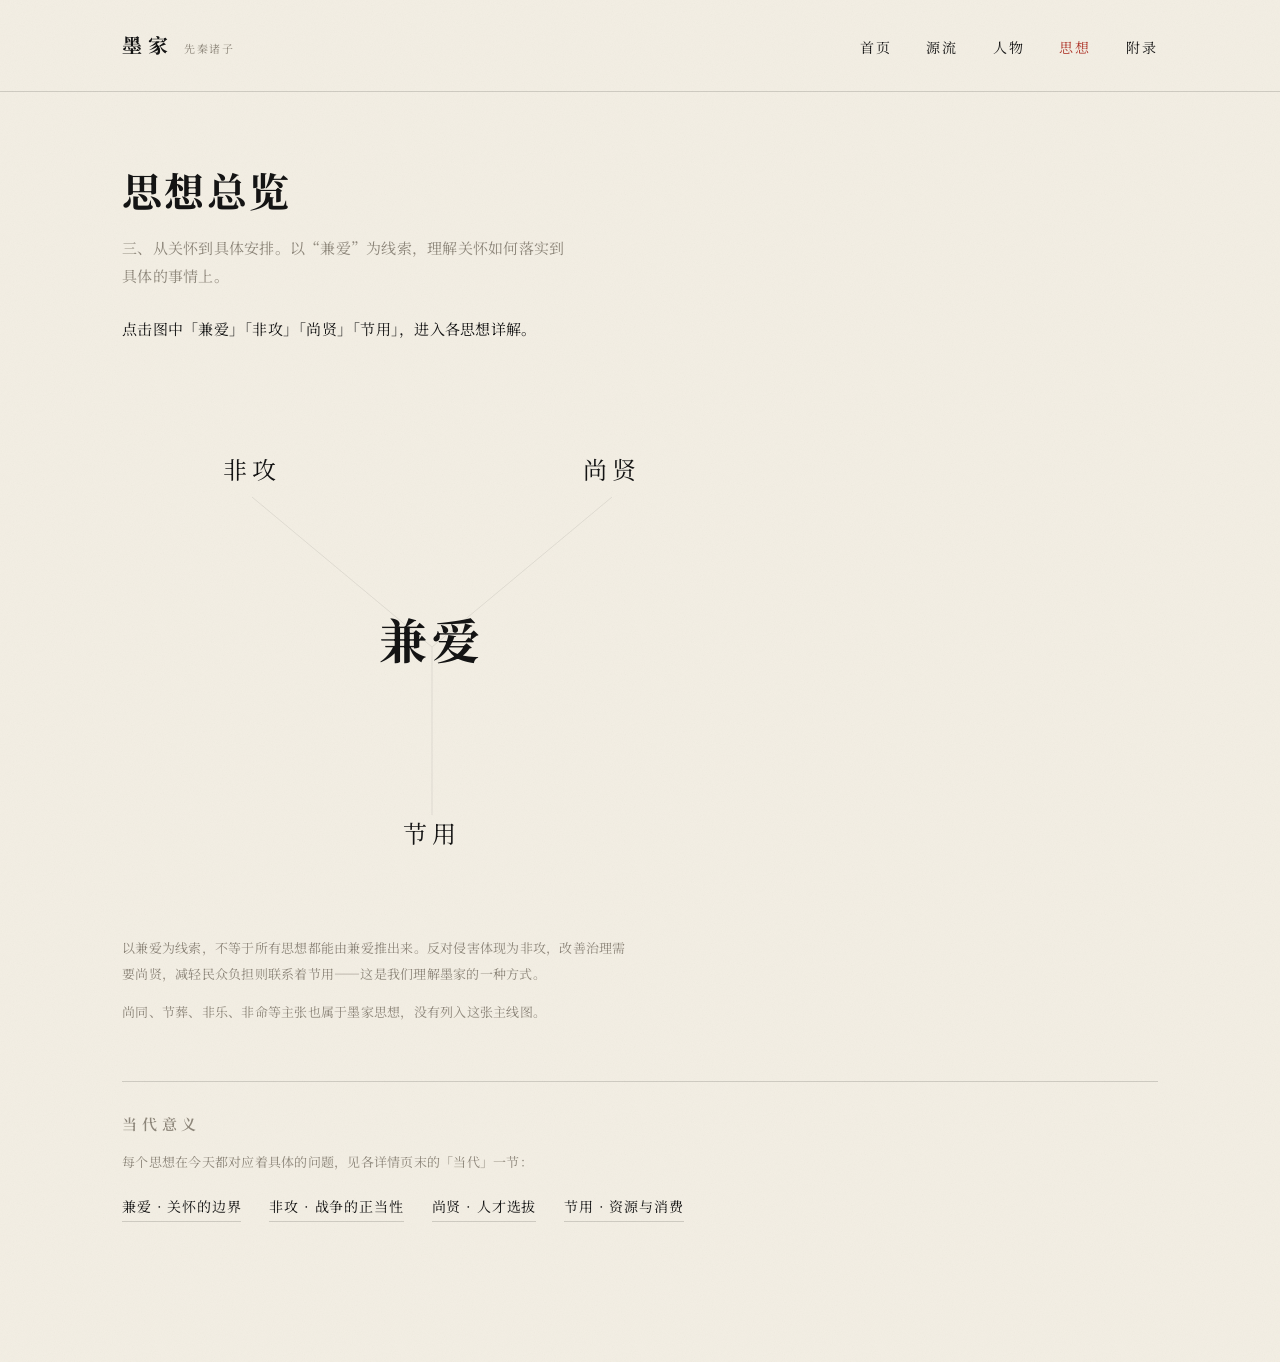
<file: sixiang.html>
<!DOCTYPE html>
<html lang="zh-CN">
<head>
  <meta charset="UTF-8">
  <meta name="viewport" content="width=device-width, initial-scale=1.0">
  <title>思想总览 · 墨家</title>
  <link rel="preconnect" href="https://fonts.googleapis.com">
  <link rel="preconnect" href="https://fonts.gstatic.com" crossorigin>
  <link href="https://fonts.googleapis.com/css2?family=Noto+Serif+SC:wght@300;400;500;600;700;900&display=swap" rel="stylesheet">
  <link rel="stylesheet" href="css/style.css">
</head>
<body>
  <header class="site-head">
    <div class="site-head-inner">
      <a class="wordmark" href="index.html">墨家<span class="sub">先秦诸子</span></a>
      <nav class="site-nav">
        <a href="index.html">首页</a>
        <a href="yuanliu.html">源流</a>
        <a href="renwu.html">人物</a>
        <a href="sixiang.html" class="current">思想</a>
        <a href="fulu.html">附录</a>
      </nav>
    </div>
  </header>

  <main class="page">
    <h1 class="page-title">思想总览</h1>
    <p class="page-lead">三、从关怀到具体安排。以“兼爱”为线索，理解关怀如何落实到具体的事情上。</p>

    <p class="rel-hint">点击图中「兼爱」「非攻」「尚贤」「节用」，进入各思想详解。</p>

    <div class="rel-wrap">
      <svg class="rel-diagram" viewBox="0 0 620 480" role="img" aria-label="墨家思想关系图：兼爱居中，非攻、尚贤、节用环绕">
        <g class="rel-group">
          <line class="rel-line" x1="310" y1="240" x2="130" y2="90"></line>
          <a href="feigong.html"><text class="rel-label" x="130" y="72" text-anchor="middle">非攻</text></a>
        </g>
        <g class="rel-group">
          <line class="rel-line" x1="310" y1="240" x2="490" y2="90"></line>
          <a href="shangxian.html"><text class="rel-label" x="490" y="72" text-anchor="middle">尚贤</text></a>
        </g>
        <g class="rel-group">
          <line class="rel-line" x1="310" y1="240" x2="310" y2="408"></line>
          <a href="jieyong.html"><text class="rel-label" x="310" y="436" text-anchor="middle">节用</text></a>
        </g>
        <a class="rel-center-link" href="jianai.html">
          <text class="rel-center" x="310" y="240" text-anchor="middle" dominant-baseline="middle">兼爱</text>
        </a>
      </svg>
    </div>

    <div class="rel-note">
      <p>以兼爱为线索，不等于所有思想都能由兼爱推出来。反对侵害体现为非攻，改善治理需要尚贤，减轻民众负担则联系着节用——这是我们理解墨家的一种方式。</p>
      <p>尚同、节葬、非乐、非命等主张也属于墨家思想，没有列入这张主线图。</p>
    </div>

    <div class="rel-modern">
      <p class="rm-title">当代意义</p>
      <p class="rm-lead">每个思想在今天都对应着具体的问题，见各详情页末的「当代」一节：</p>
      <div class="rm-links">
        <a href="jianai.html#dangdai">兼爱 · 关怀的边界</a>
        <a href="feigong.html#dangdai">非攻 · 战争的正当性</a>
        <a href="shangxian.html#dangdai">尚贤 · 人才选拔</a>
        <a href="jieyong.html#dangdai">节用 · 资源与消费</a>
      </div>
    </div>
  </main>
  <script src="js/main.js"></script>
</body>
</html>
</file>
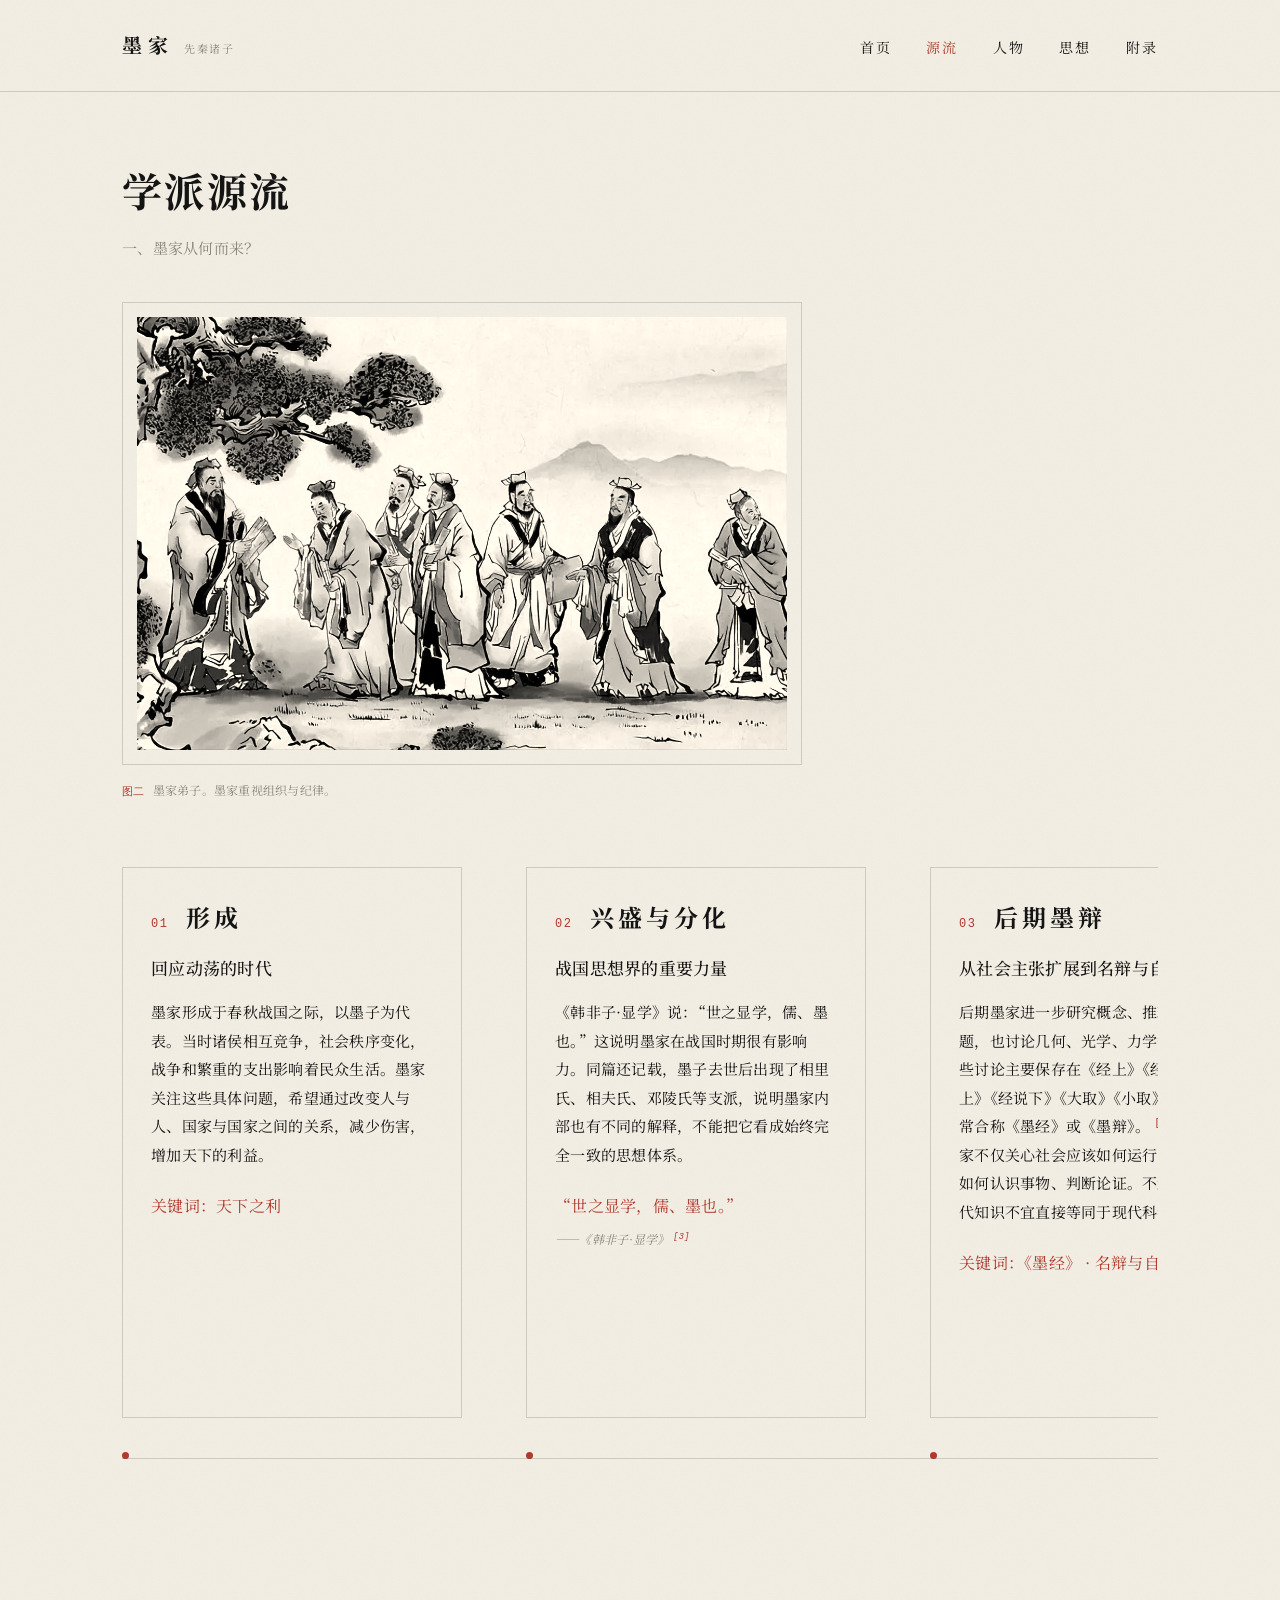
<file: yuanliu.html>
<!DOCTYPE html>
<html lang="zh-CN">
<head>
  <meta charset="UTF-8">
  <meta name="viewport" content="width=device-width, initial-scale=1.0">
  <title>学派源流 · 墨家</title>
  <script>document.documentElement.className += ' js';</script>
  <link rel="preconnect" href="https://fonts.googleapis.com">
  <link rel="preconnect" href="https://fonts.gstatic.com" crossorigin>
  <link href="https://fonts.googleapis.com/css2?family=Noto+Serif+SC:wght@300;400;500;600;700;900&display=swap" rel="stylesheet">
  <link rel="stylesheet" href="css/style.css">
</head>
<body>
  <header class="site-head">
    <div class="site-head-inner">
      <a class="wordmark" href="index.html">墨家<span class="sub">先秦诸子</span></a>
      <nav class="site-nav">
        <a href="index.html">首页</a>
        <a href="yuanliu.html" class="current">源流</a>
        <a href="renwu.html">人物</a>
        <a href="sixiang.html">思想</a>
        <a href="fulu.html">附录</a>
      </nav>
    </div>
  </header>

  <main class="page">
    <h1 class="page-title">学派源流</h1>
    <p class="page-lead">一、墨家从何而来？</p>

    <figure class="fig fig--lead">
      <div class="fig-frame"><img src="img/paidui.jpg" alt="墨家弟子列队想象图"></div>
      <figcaption><span class="fig-no">图二</span>墨家弟子。墨家重视组织与纪律。</figcaption>
    </figure>

    <div class="timeline" id="timeline">
      <div class="tl-track">
        <article class="tl-node">
          <div class="tl-card">
            <div class="tl-head"><span class="section-no">01</span><span class="tl-era">形成</span></div>
            <h2 class="tl-title">回应动荡的时代</h2>
            <p class="tl-text">墨家形成于春秋战国之际，以墨子为代表。当时诸侯相互竞争，社会秩序变化，战争和繁重的支出影响着民众生活。墨家关注这些具体问题，希望通过改变人与人、国家与国家之间的关系，减少伤害，增加天下的利益。</p>
            <blockquote class="tl-quote">关键词：天下之利</blockquote>
          </div>
          <div class="tl-dot"></div>
        </article>

        <article class="tl-node">
          <div class="tl-card">
            <div class="tl-head"><span class="section-no">02</span><span class="tl-era">兴盛与分化</span></div>
            <h2 class="tl-title">战国思想界的重要力量</h2>
            <p class="tl-text">《韩非子·显学》说：“世之显学，儒、墨也。”这说明墨家在战国时期很有影响力。同篇还记载，墨子去世后出现了相里氏、相夫氏、邓陵氏等支派，说明墨家内部也有不同的解释，不能把它看成始终完全一致的思想体系。</p>
            <blockquote class="tl-quote">“世之显学，儒、墨也。”<cite>——《韩非子·显学》<a class="src" href="fulu.html#ref-3">[3]</a></cite></blockquote>
          </div>
          <div class="tl-dot"></div>
        </article>

        <article class="tl-node">
          <div class="tl-card">
            <div class="tl-head"><span class="section-no">03</span><span class="tl-era">后期墨辩</span></div>
            <h2 class="tl-title">从社会主张扩展到名辩与自然知识</h2>
            <p class="tl-text">后期墨家进一步研究概念、推理和知识问题，也讨论几何、光学、力学等内容。这些讨论主要保存在《经上》《经下》《经说上》《经说下》《大取》《小取》等篇，通常合称《墨经》或《墨辩》。<a class="src" href="fulu.html#ref-1">[1]</a>这说明墨家不仅关心社会应该如何运行，也关心人如何认识事物、判断论证。不过，这些古代知识不宜直接等同于现代科学体系。</p>
            <blockquote class="tl-quote">关键词：《墨经》 · 名辩与自然知识</blockquote>
          </div>
          <div class="tl-dot"></div>
        </article>

        <article class="tl-node">
          <div class="tl-card">
            <div class="tl-head"><span class="section-no">04</span><span class="tl-era">衰微与重光</span></div>
            <h2 class="tl-title">衰微与重获关注</h2>
            <p class="tl-text">秦汉以后，墨家作为一个独立学派，影响逐渐减弱。研究者从政治环境变化、组织延续、实践要求，以及思想被其他传统吸收等方面，来解释这一过程。<a class="src" href="fulu.html#ref-8">[8]</a>其中，墨家突破出身限制的用人主张、严格的组织实践，与新的政治社会环境之间可能存在冲突。但墨家自己也重视君主、等级和统一，不能简单把它解释为现代平等思想与古代专制的对立。清代学者孙诒让整理、校释《墨子》，完成《墨子閒诂》<a class="src" href="fulu.html#ref-2">[2]</a>，成为后世研究的重要注本。近代以来，墨学再次受到学界关注。<a class="src" href="fulu.html#ref-12">[12]</a></p>
            <blockquote class="tl-quote">关键词：孙诒让《墨子閒诂》</blockquote>
          </div>
          <div class="tl-dot"></div>
        </article>
      </div>
    </div>
  </main>

  <script src="js/main.js"></script>
</body>
</html>
</file>
<file: css/style.css>
/* ============================================================
   墨家网站 · 设计规范
   宣纸 #F3EEE3 · 墨黑 #141414 · 朱砂 #B03A2E（仅用于引文/节号/细线/标记）
   思源宋体 · 行距 1.9 · 窄栏约 31em · 所有线条 0.5px
   ============================================================ */

:root {
  --paper: #F3EEE3;
  --ink: #141414;
  --vermilion: #B03A2E;
  --gray: #8d867a;
  --line-ink: rgba(20, 20, 20, 0.16);
  --line-verm: rgba(176, 58, 46, 0.55);
  --serif: "Noto Serif SC", "Source Han Serif SC", "Source Han Serif CN", "Songti SC", "STSong", "SimSun", serif;
  --mono: "SF Mono", "JetBrains Mono", "Menlo", "Consolas", "Courier New", monospace;
}

* { margin: 0; padding: 0; box-sizing: border-box; }

html { -webkit-font-smoothing: antialiased; text-rendering: optimizeLegibility; }

body {
  background-color: var(--paper);
  background-image: url("data:image/svg+xml,%3Csvg xmlns='http://www.w3.org/2000/svg' width='240' height='240'%3E%3Cfilter id='n'%3E%3CfeTurbulence type='fractalNoise' baseFrequency='0.9' numOctaves='3' stitchTiles='stitch'/%3E%3CfeColorMatrix type='saturate' values='0'/%3E%3C/filter%3E%3Crect width='100%25' height='100%25' filter='url(%23n)' opacity='0.06'/%3E%3C/svg%3E");
  color: var(--ink);
  font-family: var(--serif);
  font-size: 17px;
  line-height: 1.9;
  letter-spacing: 0.015em;
  min-height: 100vh;
}

a { color: inherit; }

/* ---------- 通用 ---------- */
.reading { max-width: 31em; }

.hairline { border: none; border-top: 0.5px solid var(--line-ink); }
.hairline-verm { border: none; border-top: 0.5px solid var(--line-verm); }

.verm-rule { width: 64px; height: 0.5px; background: var(--vermilion); }

.section-no {
  font-family: var(--mono);
  font-size: 12px;
  color: var(--vermilion);
  letter-spacing: 0.12em;
}

/* ---------- 顶部导航（子页面） ---------- */
.site-head { border-bottom: 0.5px solid var(--line-ink); }
.site-head-inner {
  max-width: 1180px; margin: 0 auto; padding: 26px 72px;
  display: flex; align-items: baseline; justify-content: space-between;
}
.wordmark { font-size: 20px; font-weight: 700; letter-spacing: 0.3em; text-decoration: none; }
.wordmark .sub { font-size: 11px; font-weight: 400; color: var(--gray); letter-spacing: 0.15em; margin-left: 10px; }
.site-nav { display: flex; gap: 34px; }
.site-nav a {
  font-size: 14px; letter-spacing: 0.16em; text-decoration: none; color: var(--ink);
  position: relative; padding-bottom: 4px;
}
.site-nav a::after {
  content: ""; position: absolute; left: 0; bottom: 0;
  width: 0; height: 0.5px; background: var(--vermilion);
  transition: width 0.3s ease;
}
.site-nav a:hover::after { width: 100%; }
.site-nav a.current { color: var(--vermilion); }

/* ---------- 子页面框架 ---------- */
.page { max-width: 1180px; margin: 0 auto; padding: 72px 72px 140px; }
.page-title { font-size: 40px; font-weight: 700; letter-spacing: 0.06em; line-height: 1.3; }
.page-lead { margin-top: 18px; color: var(--gray); font-size: 15px; max-width: 30em; }
.page-section { margin-top: 72px; }
.page-section + .page-section { margin-top: 96px; }

/* ============================================================
   首页
   ============================================================ */
.page-home { min-height: 100vh; }
.home {
  max-width: 1280px; margin: 0 auto; padding: 88px 96px;
  display: flex; min-height: 100vh;
}
.home-left { flex: 1; display: flex; flex-direction: column; justify-content: center; }
.home-kicker { font-family: var(--mono); font-size: 12px; letter-spacing: 0.4em; color: var(--gray); margin-bottom: 40px; }
.home-title { font-size: clamp(46px, 6vw, 76px); font-weight: 900; letter-spacing: 0.05em; line-height: 1.22; }
.home-sub { margin-top: 40px; color: var(--ink); font-size: 17px; max-width: 30em; }
.home-questions { margin-top: 20px; color: var(--gray); font-size: 14px; max-width: 32em; line-height: 2.1; }
.home-nav { margin-top: 88px; max-width: 30em; }
.home-nav a {
  display: flex; align-items: baseline; gap: 26px;
  padding: 18px 0; text-decoration: none; color: var(--ink);
  border-top: 0.5px solid var(--line-ink);
}
.home-nav a:last-child { border-bottom: 0.5px solid var(--line-ink); }
.home-nav .sec-no { min-width: 1.6em; }
.home-nav .sec-title {
  font-size: 24px; font-weight: 500; letter-spacing: 0.3em; position: relative; padding-bottom: 6px;
}
.home-nav .sec-title::after {
  content: ""; position: absolute; left: 0; bottom: 0;
  width: 0; height: 0.5px; background: var(--vermilion); transition: width 0.35s ease;
}
.home-nav a:hover .sec-title::after { width: 100%; }

.home-right {
  width: 110px; display: flex; align-items: center; justify-content: center; gap: 18px;
}
.home-right .vertical-line { width: 0.5px; height: 56vh; background: var(--line-ink); }
.home-right .vertical-text {
  writing-mode: vertical-rl; text-orientation: mixed;
  font-size: 15px; letter-spacing: 0.42em; color: var(--gray); white-space: nowrap;
}

/* ============================================================
   学派源流（横向可拖拽时间轴）
   ============================================================ */
.timeline {
  margin-top: 64px;
  overflow-x: auto;
  cursor: grab;
  -webkit-overflow-scrolling: touch;
  scrollbar-width: thin;
  scrollbar-color: rgba(20, 20, 20, 0.25) transparent;
  padding-bottom: 32px;
}
.timeline.dragging { cursor: grabbing; user-select: none; }
.tl-track {
  display: flex; align-items: stretch; gap: 64px;
  min-width: max-content;
  position: relative;
}
.tl-track::before {
  content: ""; position: absolute; left: 0; right: 0; bottom: 0;
  height: 0.5px; background: var(--line-ink);
}
.tl-node {
  width: 340px; flex: none;
  display: flex; flex-direction: column;
}
.tl-card {
  border: 0.5px solid var(--line-ink);
  padding: 26px 28px 24px;
  flex: 1;
  transition: border-color 0.3s ease;
}
.tl-node:hover .tl-card { border-color: var(--line-verm); }
.tl-head { display: flex; align-items: baseline; gap: 18px; }
.tl-era { font-size: 24px; font-weight: 700; letter-spacing: 0.16em; transition: color 0.25s ease; }
.tl-node:hover .tl-era { color: var(--vermilion); }
.tl-title { margin-top: 12px; font-size: 17px; font-weight: 500; color: var(--ink); }
.tl-text { margin-top: 14px; font-size: 15px; color: var(--ink); line-height: 1.9; }
.tl-quote { margin-top: 22px; font-size: 16px; color: var(--vermilion); line-height: 1.9; }
.tl-quote cite { display: block; font-size: 12px; color: var(--gray); margin-top: 6px; }
.tl-dot {
  width: 7px; height: 7px; border-radius: 50%;
  background: var(--vermilion);
  margin-top: 34px;
  transition: transform 0.25s ease;
}
.tl-node:hover .tl-dot { transform: scale(1.9); }

/* 入场动画（仅 JS 可用时，见 <head> 的 .js 标记） */
.js .tl-node { opacity: 0; transform: translateY(24px); transition: opacity 0.6s ease, transform 0.6s ease; }
.js .tl-node.in { opacity: 1; transform: none; }
.js .tl-track::before { transform: scaleX(0); transform-origin: left center; transition: transform 0.9s ease 0.15s; }
.js .timeline.in .tl-track::before { transform: scaleX(1); }

/* ============================================================
   代表人物
   ============================================================ */
.person { display: grid; grid-template-columns: 1fr 220px; column-gap: 72px; padding: 76px 0; }
.person + .person { border-top: 0.5px solid var(--line-ink); }
.person-name { font-size: 46px; font-weight: 700; letter-spacing: 0.08em; line-height: 1.2; }
.person-name .pinyin { font-family: var(--mono); font-size: 13px; color: var(--gray); letter-spacing: 0.1em; margin-left: 14px; font-weight: 400; }
.person-main .hairline { margin: 26px 0 30px; }
.person-body { max-width: 31em; font-size: 15px; }
.person-body blockquote {
  margin-top: 28px; font-size: 16px; color: var(--vermilion); line-height: 1.9;
}
.person-body blockquote cite { display: block; font-size: 12px; color: var(--gray); margin-top: 8px; }
.person-note {
  font-size: 12px; color: var(--gray); line-height: 2.1;
  border-left: 0.5px solid var(--line-ink); padding-left: 24px;
  align-self: start;
}
.person-foot { margin-top: 8px; font-size: 12px; color: var(--gray); max-width: 34em; }

/* ============================================================
   思想总览（关系图）
   ============================================================ */
.rel-wrap { margin-top: 64px; max-width: 620px; }
.rel-diagram { width: 100%; height: auto; display: block; }
.rel-line { stroke: var(--line-ink); stroke-width: 0.5; vector-effect: non-scaling-stroke; transition: stroke 0.3s ease; }
.rel-label { fill: var(--ink); font-family: var(--serif); font-size: 24px; letter-spacing: 0.2em; }
.rel-center { fill: var(--ink); font-family: var(--serif); font-size: 48px; font-weight: 700; letter-spacing: 0.1em; }
.rel-group a { text-decoration: none; }
.rel-group:hover .rel-line { stroke: var(--line-verm); }
.rel-group:hover .rel-label { fill: var(--vermilion); }
.rel-center-link:hover .rel-center { fill: var(--vermilion); }
.rel-group a, .rel-center-link { cursor: pointer; }
.rel-hint { margin-top: 24px; font-size: 15px; color: var(--ink); }
.rel-note { margin-top: 48px; max-width: 30em; }
.rel-note p { font-size: 13px; color: var(--gray); line-height: 2; }
.rel-note p + p { margin-top: 12px; }

/* ============================================================
   思想详情页
   ============================================================ */
.thought-head { margin-bottom: 56px; }
.thought-head .verm-rule { margin-bottom: 40px; }
.thought-title { font-size: 48px; font-weight: 700; letter-spacing: 0.12em; line-height: 1.2; }
.thought-quote { margin-top: 26px; font-size: 22px; color: var(--vermilion); line-height: 1.85; font-weight: 500; max-width: 24em; }
.thought-quote cite { display: block; font-size: 12px; color: var(--gray); font-weight: 400; margin-top: 12px; letter-spacing: 0.05em; }

.thought-grid { display: grid; grid-template-columns: 1fr 240px; column-gap: 72px; }
.thought-body { max-width: 31em; }
.thought-body section { padding: 30px 0; }
.thought-body section + section { border-top: 0.5px solid var(--line-ink); }
.thought-body h2 { font-size: 15px; font-weight: 600; letter-spacing: 0.32em; color: var(--gray); margin-bottom: 18px; }
.thought-body p { font-size: 15px; }
.thought-body p + p { margin-top: 14px; }
.thought-body blockquote { margin: 14px 0; color: var(--ink); font-size: 15px; }

.triple { list-style: none; margin-top: 18px; }
.triple li { display: flex; gap: 18px; padding: 11px 0; border-top: 0.5px solid var(--line-ink); }
.triple li:last-child { border-bottom: 0.5px solid var(--line-ink); }
.triple .term { font-family: var(--mono); font-size: 14px; color: var(--vermilion); min-width: 2.2em; letter-spacing: 0.05em; }

.thought-note {
  font-size: 12px; color: var(--gray); line-height: 2.1;
  border-left: 0.5px solid var(--line-ink); padding-left: 24px;
  align-self: start;
}
.thought-back { margin-top: 72px; }
.thought-back a { text-decoration: none; font-size: 14px; letter-spacing: 0.1em; color: var(--ink); }
.thought-back a:hover { color: var(--vermilion); }

/* ============================================================
   附录
   ============================================================ */
.three-grid { display: grid; grid-template-columns: repeat(3, 1fr); gap: 56px; margin-top: 48px; }
.three-col .ruler { border-top: 0.5px solid var(--line-ink); position: relative; margin-bottom: 28px; }
.three-col .ruler::before {
  content: ""; position: absolute; top: -5px; left: 0; right: 0; height: 9px;
  background-image: repeating-linear-gradient(to right, rgba(20,20,20,0.42) 0 0.5px, transparent 0.5px 18px);
}
.three-col h3 { font-size: 22px; font-weight: 700; letter-spacing: 0.24em; margin-bottom: 14px; }
.three-col p { font-size: 14px; text-align: left; }

.mojing-list { margin-top: 40px; max-width: 40em; }
.mojing-intro { font-size: 13px; color: var(--gray); margin-bottom: 8px; }
.mojing-item { display: grid; grid-template-columns: 60px 1fr; gap: 28px; padding: 20px 0; border-top: 0.5px solid var(--line-ink); }
.mojing-item:last-child { border-bottom: 0.5px solid var(--line-ink); }
.mojing-item .no { font-family: var(--mono); font-size: 13px; color: var(--vermilion); letter-spacing: 0.08em; padding-top: 2px; }
.mojing-item .yuanwen { font-size: 16px; }
.mojing-item .shiyi { font-size: 13px; color: var(--gray); margin-top: 4px; }

.ref-hint {
  margin-top: 16px;
  font-size: 13px;
  color: var(--gray);
  line-height: 1.9;
}
.ref-hint .accent { color: var(--vermilion); }
.ref-grid { display: grid; grid-template-columns: 1fr 1fr; gap: 72px; margin-top: 40px; }
.ref-hint + .ref-grid { margin-top: 24px; }
.ref-col h3 { font-size: 15px; font-weight: 600; letter-spacing: 0.3em; color: var(--gray); margin-bottom: 22px; }
.ref-col ol { list-style: none; }
.ref-col li { font-size: 13px; line-height: 2; margin-bottom: 16px; }
.ref-col li .no { font-family: var(--mono); color: var(--vermilion); margin-right: 6px; font-size: 12px; }
.ref-col a {
  color: var(--ink);
  text-decoration: underline;
  text-decoration-color: rgba(20, 20, 20, 0.4);
  text-decoration-thickness: 0.5px;
  text-underline-offset: 4px;
  transition: color 0.2s ease, text-decoration-color 0.2s ease;
}
.ref-col a:hover { color: var(--vermilion); text-decoration-color: var(--vermilion); }
.ref-date { margin-top: 24px; font-size: 12px; color: var(--gray); }

/* ============================================================
   响应式
   ============================================================ */
/* ============================================================
   图录（配图）
   ============================================================ */
.fig { margin: 0; }
.fig-frame { border: 0.5px solid var(--line-ink); padding: 14px; }
.fig img {
  width: 100%; height: auto; display: block;
  filter: grayscale(1) sepia(0.22) contrast(1.04);
  mix-blend-mode: multiply;
}
.fig figcaption { margin-top: 14px; font-size: 12px; color: var(--gray); line-height: 1.9; }
.fig figcaption .fig-no { font-family: var(--mono); color: var(--vermilion); margin-right: 8px; font-size: 11px; }

/* 配图定位 */
.fig--lead { max-width: 680px; margin: 40px 0 60px; }
.fig--home { max-width: 1150px; margin: 0 auto 96px; padding: 0 96px; }
.fig--person { float: right; width: 260px; margin: 4px 0 30px 36px; }

@media (max-width: 900px) {
  .site-head-inner, .page, .home { padding-left: 28px; padding-right: 28px; }
  .home { flex-direction: column; padding-top: 56px; }
  .home-right { display: none; }
  .person, .thought-grid { grid-template-columns: 1fr; }
  .person-note, .thought-note { border-left: none; border-top: 0.5px solid var(--line-ink); padding-left: 0; padding-top: 16px; margin-top: 24px; }
  .three-grid, .ref-grid { grid-template-columns: 1fr; }
  .fig--person { float: none; width: 100%; margin: 24px 0; }
  .fig--home { padding-left: 28px; padding-right: 28px; }
  .site-credits { padding-left: 28px; padding-right: 28px; }
}

/* ============================================================
   阅读进度线（朱砂细线，随滚动生长）
   ============================================================ */
.progress {
  position: fixed; top: 0; left: 0; right: 0;
  height: 1px; background: var(--vermilion);
  transform: scaleX(0); transform-origin: 0 50%;
  z-index: 50;
}

/* ============================================================
   切页淡入
   ============================================================ */
@keyframes page-fade { from { opacity: 0; } to { opacity: 1; } }
body { animation: page-fade 0.45s ease both; }

/* ============================================================
   首页首屏错落入场
   ============================================================ */
@keyframes home-in {
  from { opacity: 0; transform: translateY(18px); }
  to { opacity: 1; transform: none; }
}
.page-home .home-kicker { animation: home-in 0.7s ease 0.05s both; }
.page-home .home-title { animation: home-in 0.7s ease 0.18s both; }
.page-home .home-sub { animation: home-in 0.7s ease 0.32s both; }
.page-home .home-questions { animation: home-in 0.7s ease 0.44s both; }
.page-home .home-nav { animation: home-in 0.7s ease 0.58s both; }
.page-home .home-right { animation: home-in 0.7s ease 0.32s both; }

/* ============================================================
   正文来源编号（上标，跳转附录对应文献）
   ============================================================ */
.src {
  font-family: var(--mono);
  font-size: 0.72em;
  color: var(--vermilion);
  text-decoration: none;
  margin-left: 4px;
  vertical-align: super;
}
.src:hover { text-decoration: underline; text-underline-offset: 2px; }
.ref-col li { transition: background 0.3s ease; }
.ref-col li:target { background: rgba(176, 58, 46, 0.05); }

/* ============================================================
   思想详情页底部导航（上一 / 返回 / 下一）
   ============================================================ */
.thought-nav {
  margin-top: 72px;
  display: flex; align-items: center; justify-content: space-between;
  border-top: 0.5px solid var(--line-ink);
  padding-top: 24px;
}
.thought-nav a { text-decoration: none; font-size: 14px; letter-spacing: 0.08em; color: var(--ink); transition: color 0.2s ease; }
.thought-nav a:hover { color: var(--vermilion); }
.thought-nav .tn-back { color: var(--ink); font-size: 16px; letter-spacing: 0.12em; }

/* ============================================================
   思想总览 · 当代意义快捷入口
   ============================================================ */
.rel-modern { margin-top: 56px; padding-top: 28px; border-top: 0.5px solid var(--line-ink); }
.rm-title { font-size: 15px; font-weight: 600; letter-spacing: 0.32em; color: var(--gray); }
.rm-lead { margin-top: 10px; font-size: 13px; color: var(--gray); max-width: 34em; line-height: 2; }
.rm-links { margin-top: 18px; display: flex; flex-wrap: wrap; gap: 12px 28px; }
.rm-links a { font-size: 14px; color: var(--ink); text-decoration: none; letter-spacing: 0.06em; border-bottom: 0.5px solid var(--line-ink); padding-bottom: 2px; transition: color 0.2s ease, border-color 0.2s ease; }
.rm-links a:hover { color: var(--vermilion); border-color: var(--vermilion); }

/* ============================================================
   首页署名（小组成员）
   ============================================================ */
.site-credits {
  max-width: 1280px;
  margin: 0 auto 96px;
  padding: 0 96px;
  text-align: center;
  font-size: 14px;
  color: var(--ink);
  letter-spacing: 0.18em;
}
.site-credits .credits-label { margin-right: 14px; }
.site-credits .credits-names { letter-spacing: 0.3em; }
</file>
